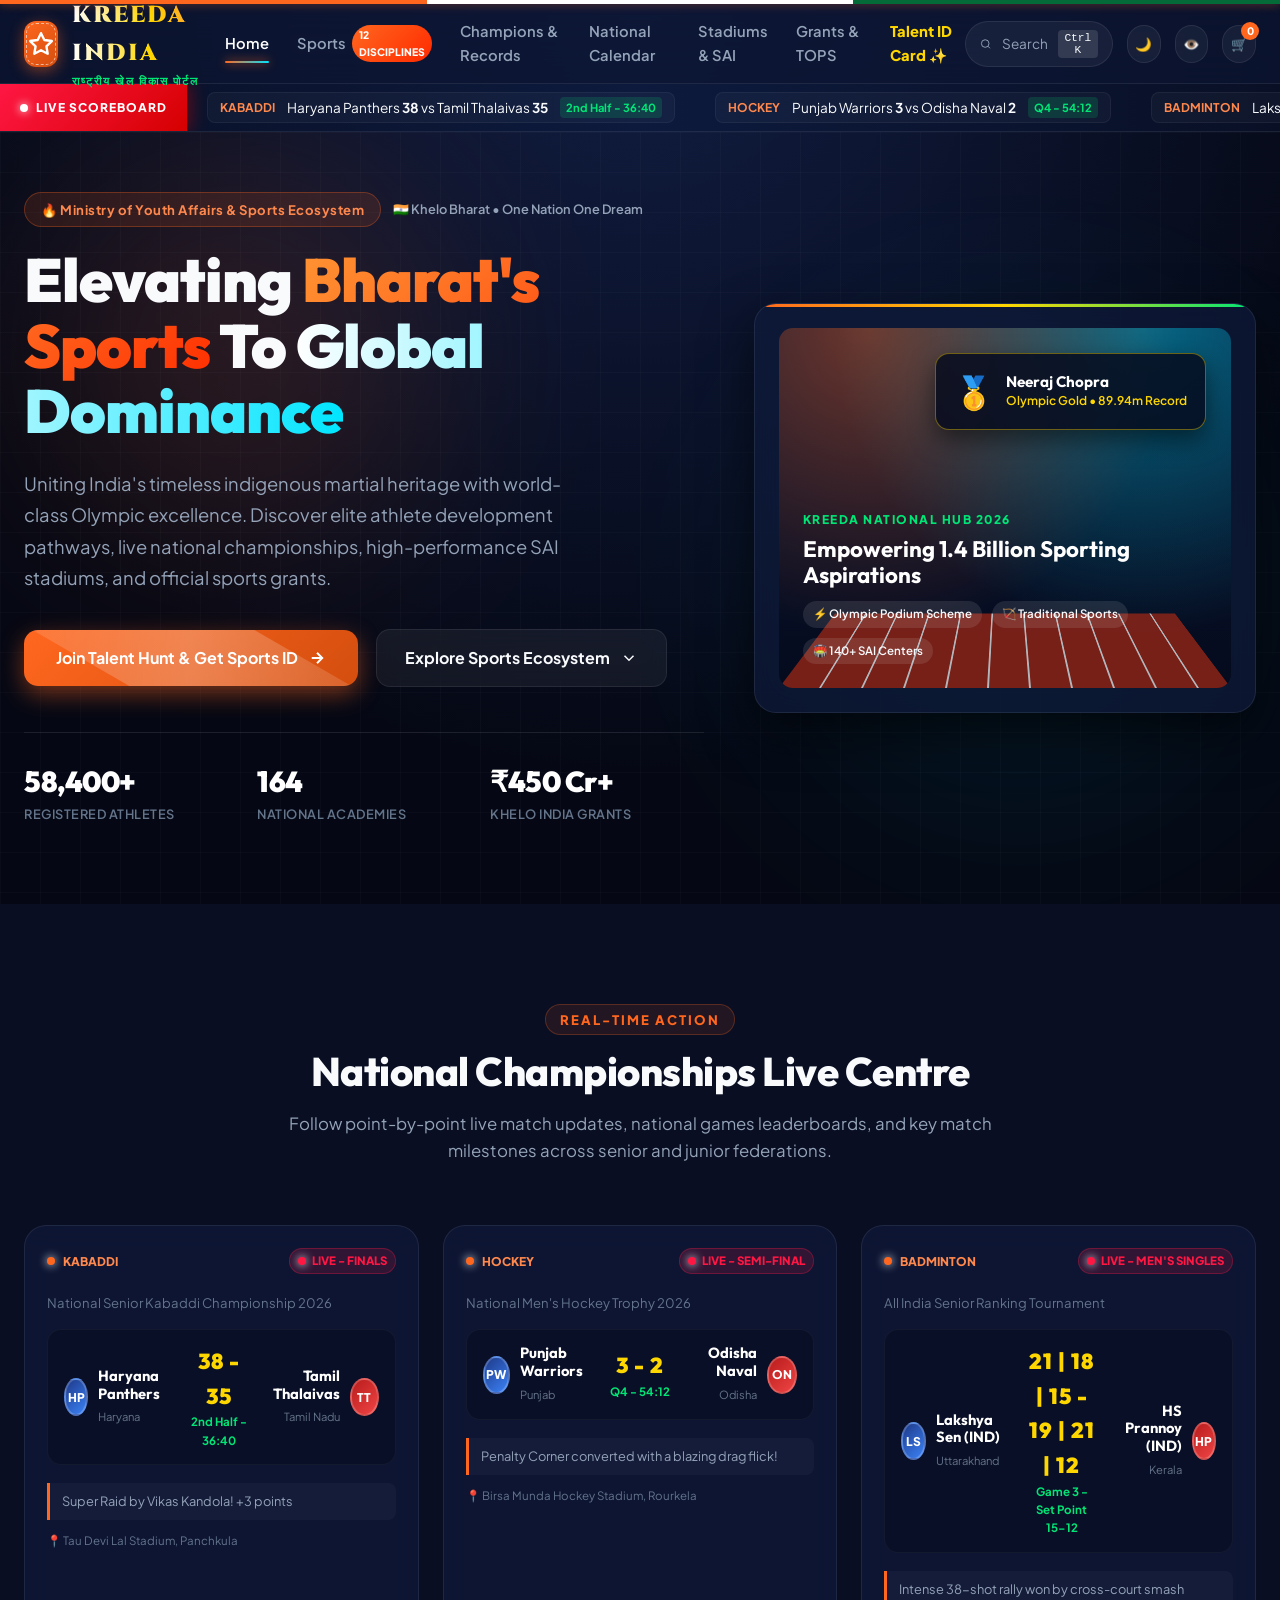
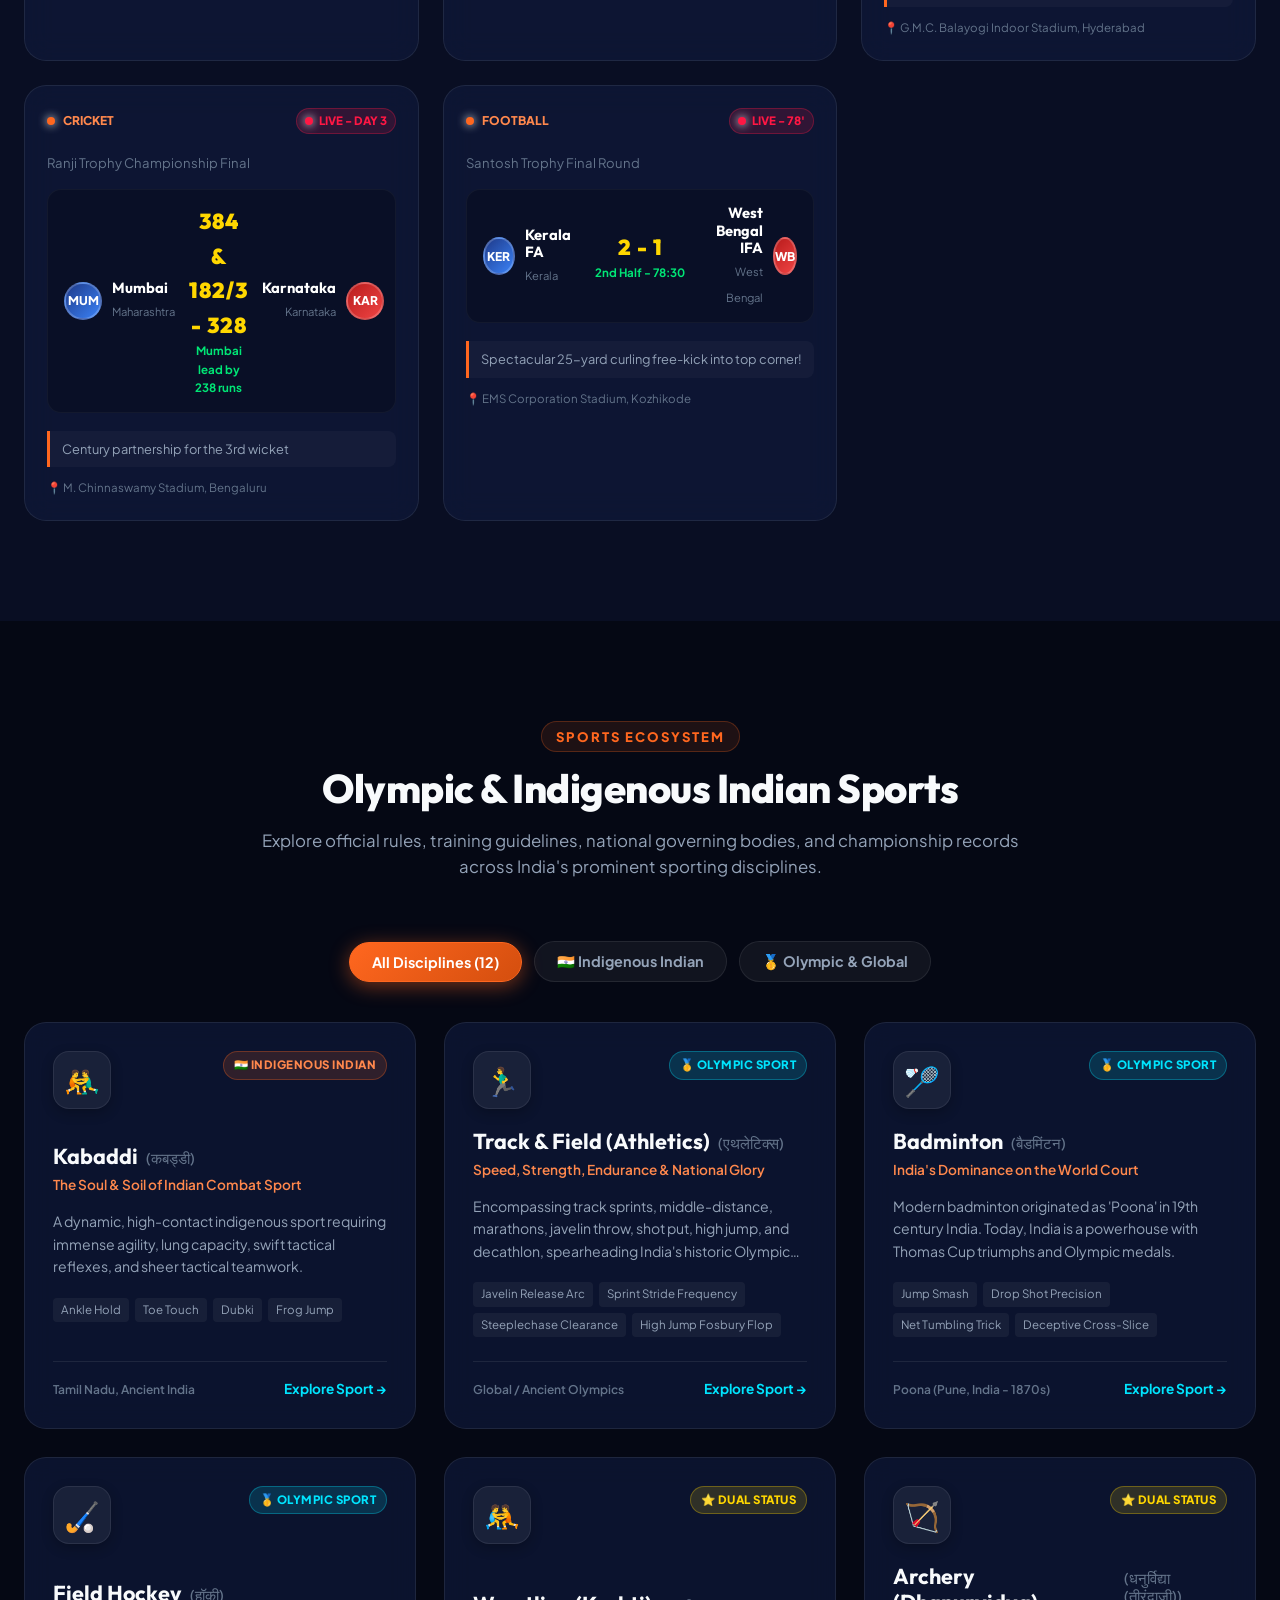
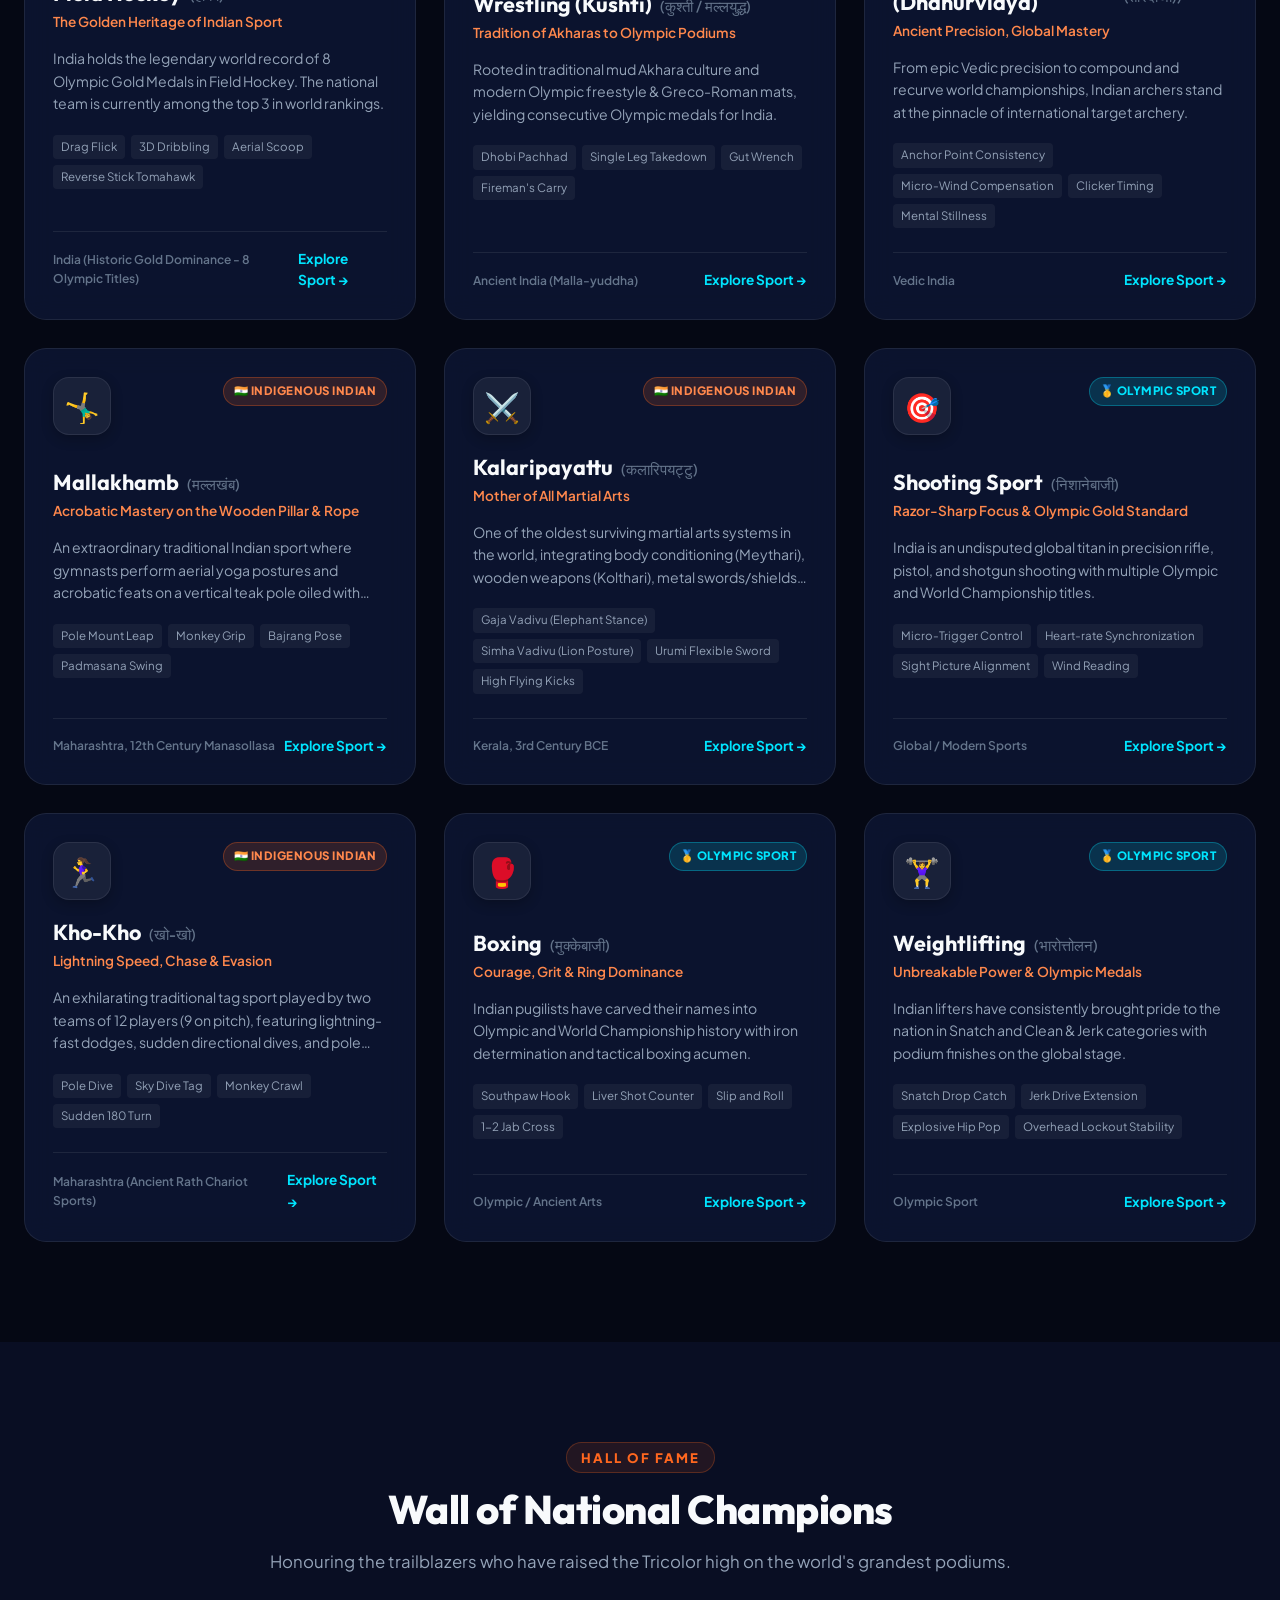
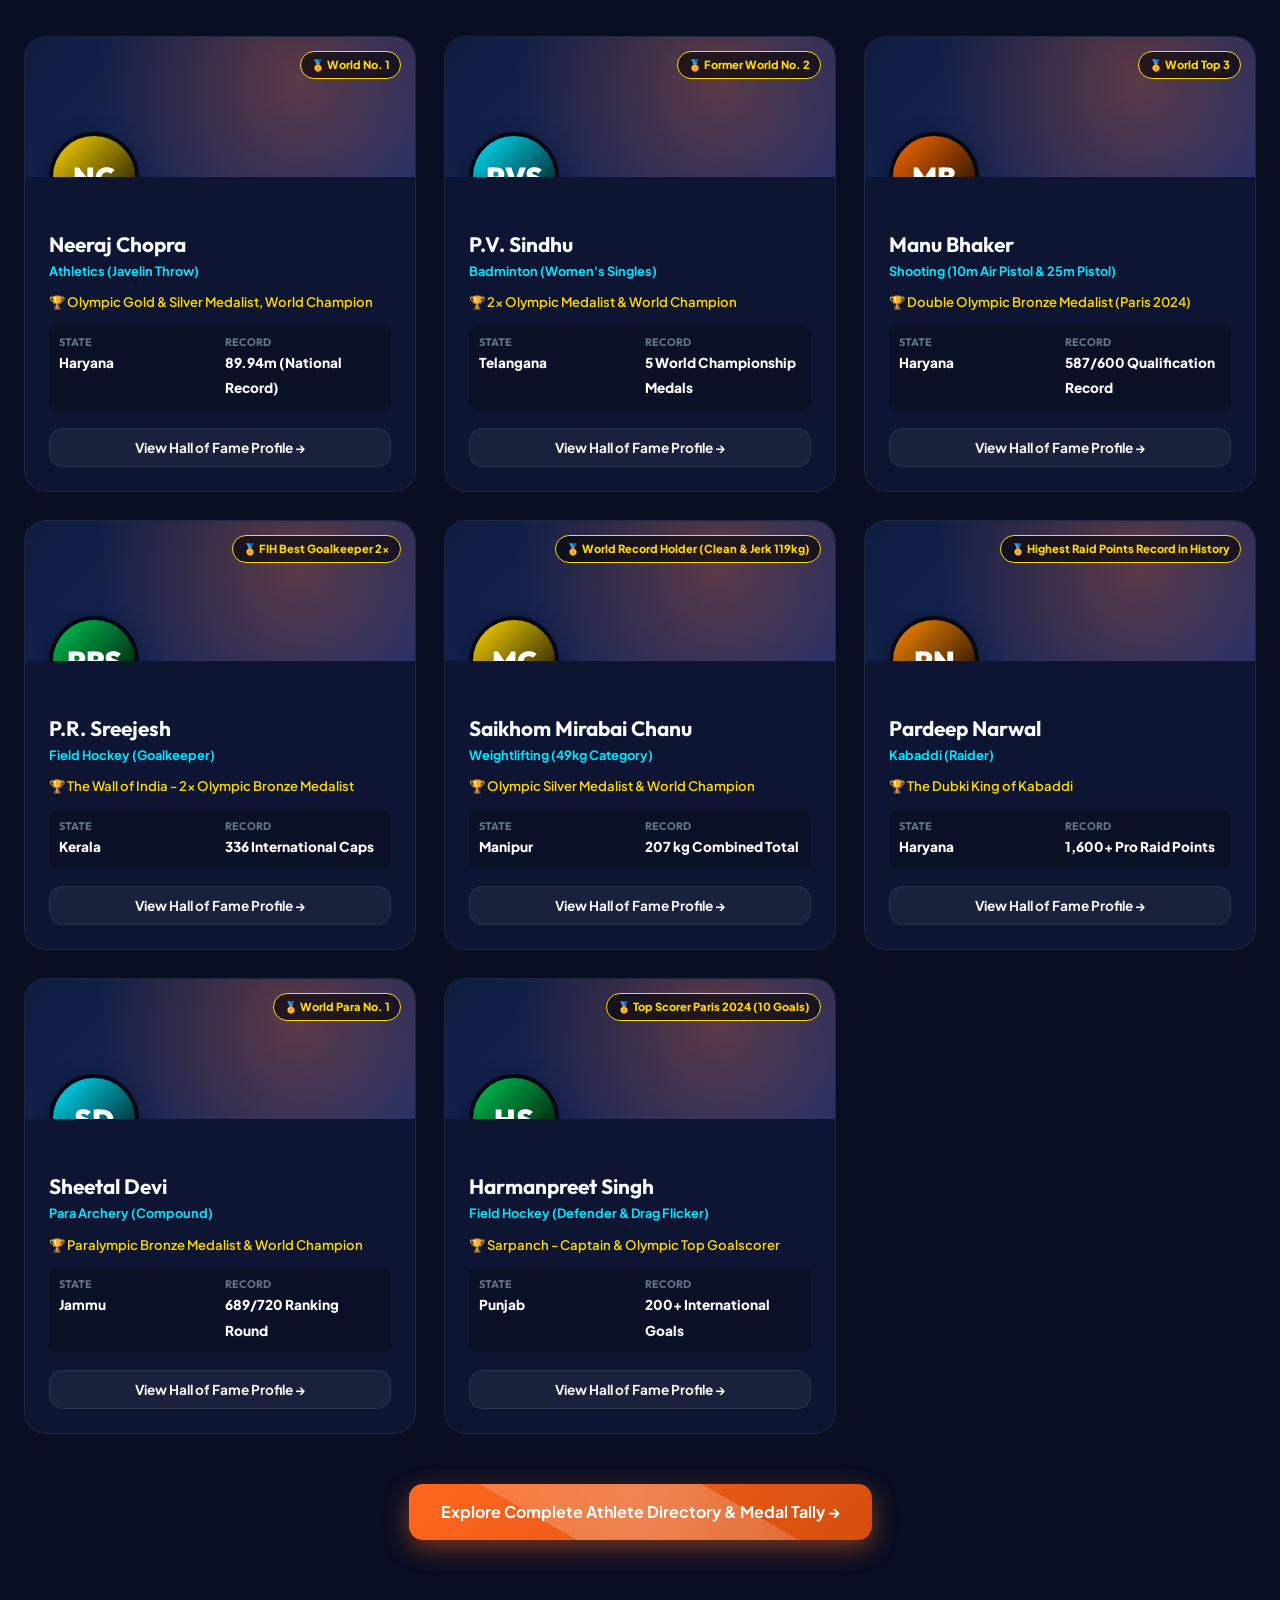
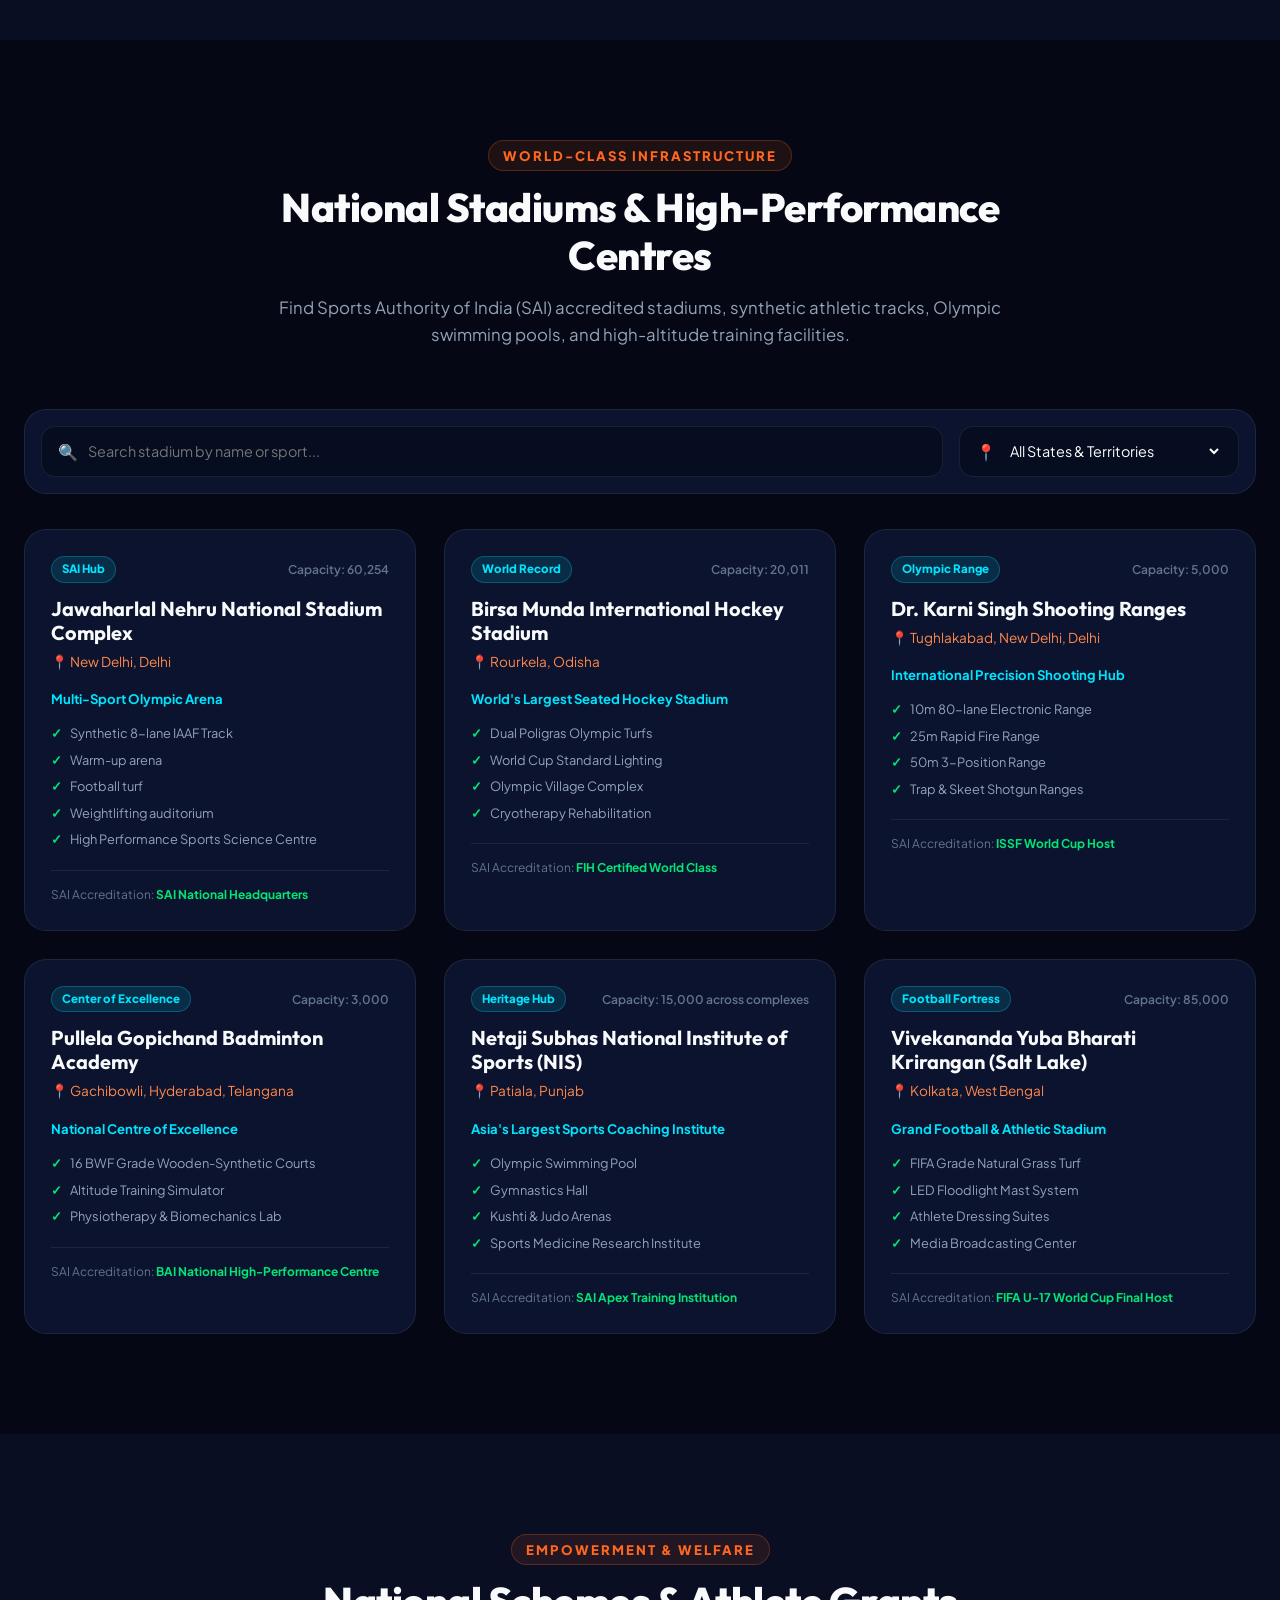
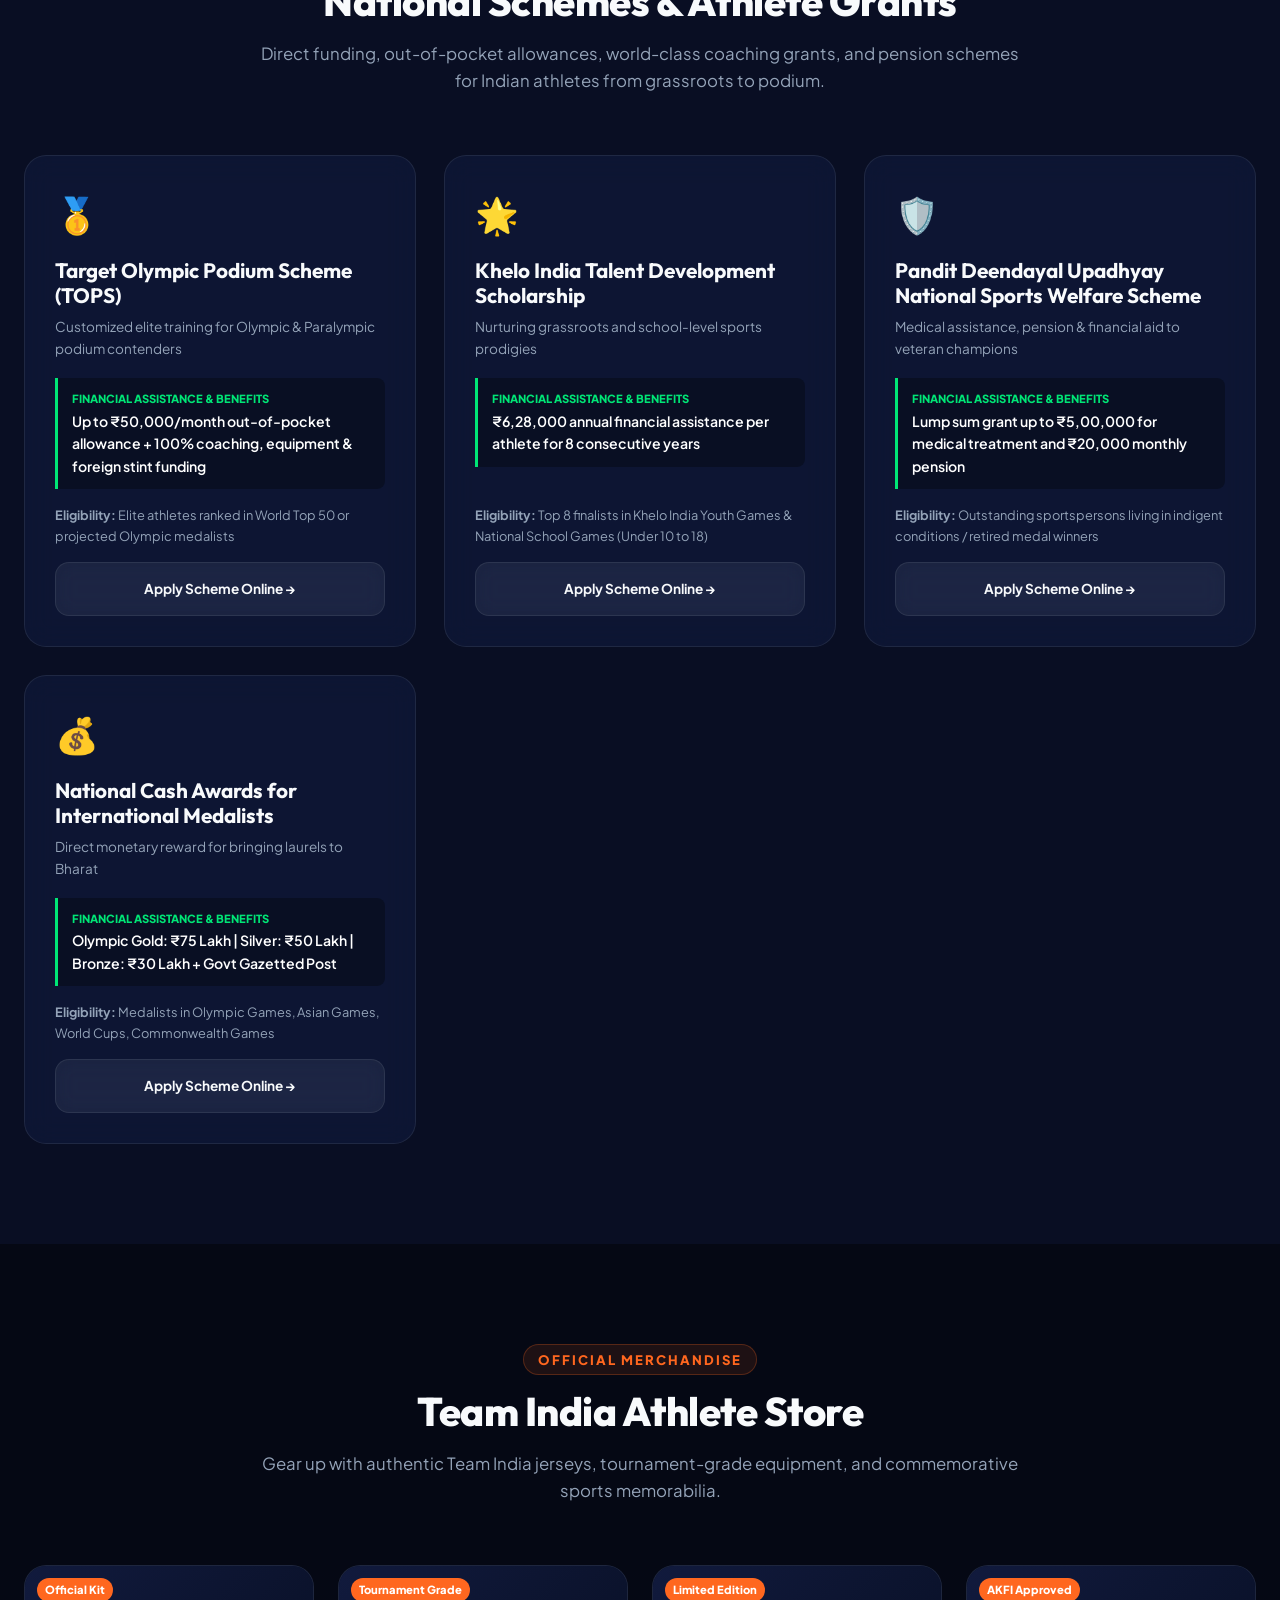
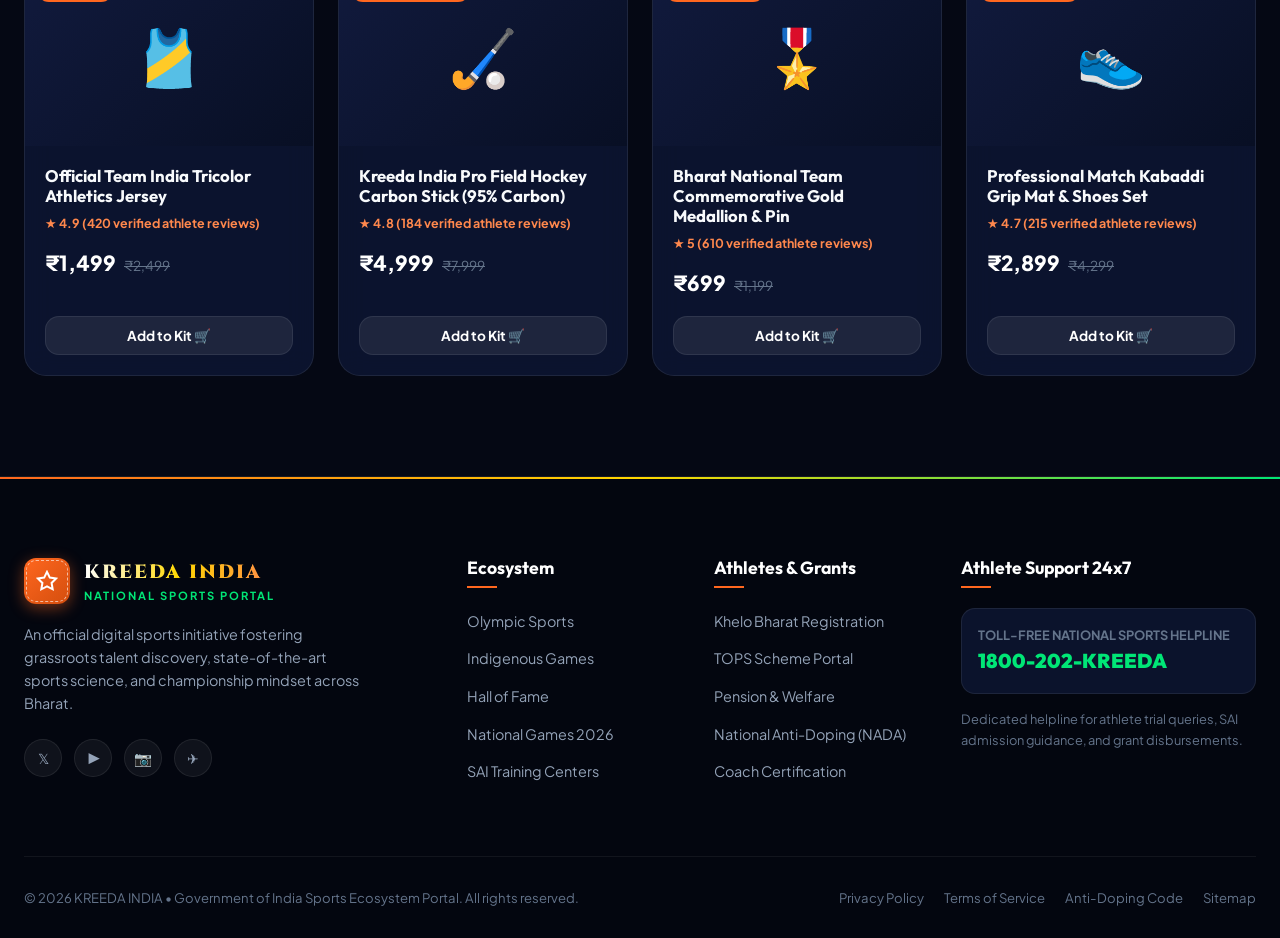
<file: index.html>
<!DOCTYPE html>
<html lang="en" data-theme="dark" data-contrast="normal">
<head>
  <meta charset="UTF-8">
  <meta name="viewport" content="width=device-width, initial-scale=1.0">
  <title>KREEDA INDIA | National Sports Ecosystem & Athlete Development Portal</title>
  <meta name="description" content="KREEDA INDIA is the apex national sports platform uniting Olympic and indigenous Indian sports, athlete talent hunt, live scoreboards, national stadium facilities, and champions showcase.">
  <meta name="keywords" content="Kreeda India, Indian Sports, Khelo India, Kabaddi, Olympics India, Neeraj Chopra, Sports Authority of India, National Games">
  
  <!-- CSS Stylesheets -->
  <link rel="stylesheet" href="css/style.css">
  <link rel="stylesheet" href="css/components.css">
  <link rel="stylesheet" href="css/responsive.css">
</head>
<body>

  <!-- Top Patriotic Tricolor Accent Ribbon -->
  <div class="top-tricolor-bar" aria-hidden="true"></div>

  <!-- Header Navigation -->
  <header class="header-main" id="main-header">
    <div class="container header-container">
      <a href="index.html" class="brand-logo" title="Kreeda India National Sports Portal">
        <div class="emblem-icon">
          <svg width="26" height="26" viewBox="0 0 24 24" fill="none" stroke="#FFFFFF" stroke-width="2.2" stroke-linecap="round" stroke-linejoin="round">
            <polygon points="12 2 15.09 8.26 22 9.27 17 14.14 18.18 21.02 12 17.77 5.82 21.02 7 14.14 2 9.27 8.91 8.26 12 2"></polygon>
          </svg>
        </div>
        <div class="brand-text">
          <span class="brand-title">KREEDA INDIA</span>
          <span class="brand-tagline">राष्ट्रीय खेल विकास पोर्टल</span>
        </div>
      </a>

      <!-- Navigation Links -->
      <nav class="nav-links" id="nav-links">
        <a href="index.html" class="nav-link active">Home</a>
        <a href="#sports" class="nav-link">Sports <span class="nav-badge">12 Disciplines</span></a>
        <a href="athletes.html" class="nav-link">Champions & Records</a>
        <a href="events.html" class="nav-link">National Calendar</a>
        <a href="#stadiums" class="nav-link">Stadiums & SAI</a>
        <a href="#schemes" class="nav-link">Grants & TOPS</a>
        <a href="registration.html" class="nav-link" style="color: var(--olympic-gold); font-weight: 800;">
          Talent ID Card ✨
        </a>
      </nav>

      <!-- Header Action Utilities -->
      <div class="header-actions">
        <!-- Quick Search (Ctrl+K) -->
        <button class="search-trigger-btn" id="btn-search-trigger" title="Quick Search (Ctrl+K)">
          <svg width="16" height="16" viewBox="0 0 24 24" fill="none" stroke="currentColor" stroke-width="2">
            <circle cx="11" cy="11" r="8"></circle>
            <line x1="21" y1="21" x2="16.65" y2="16.65"></line>
          </svg>
          <span>Search</span>
          <kbd class="kbd-shortcut">Ctrl K</kbd>
        </button>

        <!-- Theme Toggle -->
        <button class="btn-icon" id="btn-theme-toggle" title="Toggle Dark/Light Mode">
          🌙
        </button>

        <!-- High Contrast Accessibility -->
        <button class="btn-icon" id="btn-contrast-toggle" title="Toggle High Contrast Mode">
          👁️
        </button>

        <!-- Cart Drawer Trigger -->
        <button class="btn-icon" id="btn-cart-trigger" title="Official Team India Store Kit">
          🛒
          <span class="cart-count" id="cart-badge-count">0</span>
        </button>

        <!-- Mobile Menu Toggle -->
        <button class="mobile-menu-btn" aria-label="Toggle navigation menu">
          <span></span>
          <span></span>
          <span></span>
        </button>
      </div>
    </div>
  </header>

  <!-- Live Match Ticker Tape -->
  <div class="live-ticker-wrap">
    <div class="ticker-label">
      <span class="live-dot"></span> LIVE SCOREBOARD
    </div>
    <div class="ticker-track-container">
      <div class="ticker-track" id="live-ticker-track">
        <!-- Injected via JavaScript data -->
      </div>
    </div>
  </div>

  <main>
    <!-- HERO SECTION -->
    <section class="hero-section" id="hero">
      <div class="hero-background-fx">
        <div class="hero-radial-glow-1"></div>
        <div class="hero-radial-glow-2"></div>
        <div class="hero-grid-pattern"></div>
      </div>

      <div class="container">
        <div class="hero-content-grid">
          <!-- Left Column -->
          <div class="hero-intro">
            <div class="hero-badge-row">
              <span class="hero-pill">
                🔥 Ministry of Youth Affairs & Sports Ecosystem
              </span>
              <span class="hero-gov-tag">
                🇮🇳 Khelo Bharat • One Nation One Dream
              </span>
            </div>

            <h1 class="hero-title">
              Elevating <span class="text-gradient-saffron">Bharat's Sports</span> To <span class="text-gradient-tricolor">Global Dominance</span>
            </h1>

            <p class="hero-description">
              Uniting India's timeless indigenous martial heritage with world-class Olympic excellence. Discover elite athlete development pathways, live national championships, high-performance SAI stadiums, and official sports grants.
            </p>

            <div class="hero-actions">
              <a href="registration.html" class="btn-primary-glow">
                <span>Join Talent Hunt & Get Sports ID</span>
                <svg width="18" height="18" viewBox="0 0 24 24" fill="none" stroke="currentColor" stroke-width="2.5">
                  <line x1="5" y1="12" x2="19" y2="12"></line>
                  <polyline points="12 5 19 12 12 19"></polyline>
                </svg>
              </a>

              <a href="#sports" class="btn-secondary-glass">
                <span>Explore Sports Ecosystem</span>
                <svg width="18" height="18" viewBox="0 0 24 24" fill="none" stroke="currentColor" stroke-width="2">
                  <path d="M6 9l6 6 6-6"/>
                </svg>
              </a>
            </div>

            <!-- Live Stats Row -->
            <div class="hero-stats-row">
              <div class="hero-stat-item">
                <span class="hero-stat-number">58,400+</span>
                <span class="hero-stat-label">Registered Athletes</span>
              </div>
              <div class="hero-stat-item">
                <span class="hero-stat-number">164</span>
                <span class="hero-stat-label">National Academies</span>
              </div>
              <div class="hero-stat-item">
                <span class="hero-stat-number">₹450 Cr+</span>
                <span class="hero-stat-label">Khelo India Grants</span>
              </div>
            </div>
          </div>

          <!-- Right Column: Interactive Stage & Dynamic Champion Card -->
          <div class="hero-visual-card">
            <div class="hero-arena-stage">
              <div class="stadium-lights"></div>
              <div class="stadium-tracks"></div>

              <!-- Floating Champion Quick View -->
              <div class="hero-floating-athlete">
                <div class="athlete-medal-icon">🥇</div>
                <div class="athlete-quick-info">
                  <h4>Neeraj Chopra</h4>
                  <p>Olympic Gold • 89.94m Record</p>
                </div>
              </div>

              <div class="hero-arena-headline">
                <div class="arena-tag">KREEDA NATIONAL HUB 2026</div>
                <h3>Empowering 1.4 Billion Sporting Aspirations</h3>
                <div class="arena-live-chips">
                  <span class="arena-chip">⚡ Olympic Podium Scheme</span>
                  <span class="arena-chip">🏹 Traditional Sports</span>
                  <span class="arena-chip">🏟️ 140+ SAI Centers</span>
                </div>
              </div>
            </div>
          </div>
        </div>
      </div>
    </section>

    <!-- LIVE CHAMPIONSHIPS & SCOREBOARDS -->
    <section class="section-wrapper alt-bg" id="live-scores">
      <div class="container">
        <div class="section-header">
          <span class="section-tag">Real-Time Action</span>
          <h2 class="section-title">National Championships Live Centre</h2>
          <p class="section-subtitle">
            Follow point-by-point live match updates, national games leaderboards, and key match milestones across senior and junior federations.
          </p>
        </div>

        <div class="scoreboard-grid" id="scoreboard-grid">
          <!-- Dynamically populated via data.js & main.js -->
        </div>
      </div>
    </section>

    <!-- OLYMPIC & INDIGENOUS SPORTS SHOWCASE -->
    <section class="section-wrapper" id="sports">
      <div class="container">
        <div class="section-header">
          <span class="section-tag">Sports Ecosystem</span>
          <h2 class="section-title">Olympic & Indigenous Indian Sports</h2>
          <p class="section-subtitle">
            Explore official rules, training guidelines, national governing bodies, and championship records across India's prominent sporting disciplines.
          </p>
        </div>

        <!-- Filter Tabs -->
        <div class="filter-tabs">
          <button class="filter-tab-btn active" data-filter="all">All Disciplines (12)</button>
          <button class="filter-tab-btn" data-filter="indigenous">🇮🇳 Indigenous Indian</button>
          <button class="filter-tab-btn" data-filter="olympic">🥇 Olympic & Global</button>
        </div>

        <!-- Sports Grid -->
        <div class="sports-grid" id="sports-grid">
          <!-- Populated dynamically from data.js -->
        </div>
      </div>
    </section>

    <!-- WALL OF CHAMPIONS (ATHLETES SPOTLIGHT) -->
    <section class="section-wrapper alt-bg" id="champions">
      <div class="container">
        <div class="section-header">
          <span class="section-tag">Hall of Fame</span>
          <h2 class="section-title">Wall of National Champions</h2>
          <p class="section-subtitle">
            Honouring the trailblazers who have raised the Tricolor high on the world's grandest podiums.
          </p>
        </div>

        <div class="athletes-grid" id="athletes-grid">
          <!-- Populated from data.js -->
        </div>

        <div style="text-align: center; margin-top: 50px;">
          <a href="athletes.html" class="btn-primary-glow">
            <span>Explore Complete Athlete Directory & Medal Tally →</span>
          </a>
        </div>
      </div>
    </section>

    <!-- NATIONAL STADIUMS & SAI HIGH-PERFORMANCE HUBS -->
    <section class="section-wrapper" id="stadiums">
      <div class="container">
        <div class="section-header">
          <span class="section-tag">World-Class Infrastructure</span>
          <h2 class="section-title">National Stadiums & High-Performance Centres</h2>
          <p class="section-subtitle">
            Find Sports Authority of India (SAI) accredited stadiums, synthetic athletic tracks, Olympic swimming pools, and high-altitude training facilities.
          </p>
        </div>

        <!-- Stadium Search & Filters -->
        <div class="stadium-search-bar">
          <div class="stadium-input-group">
            <span>🔍</span>
            <input type="text" id="stadium-search-input" placeholder="Search stadium by name or sport...">
          </div>
          <div class="stadium-input-group" style="max-width: 280px;">
            <span>📍</span>
            <select id="stadium-state-filter">
              <option value="all">All States & Territories</option>
              <option value="Delhi">Delhi NCR</option>
              <option value="Odisha">Odisha</option>
              <option value="Telangana">Telangana</option>
              <option value="Punjab">Punjab</option>
              <option value="West Bengal">West Bengal</option>
            </select>
          </div>
        </div>

        <div class="stadiums-grid" id="stadiums-grid">
          <!-- Populated dynamically -->
        </div>
      </div>
    </section>

    <!-- GOVERNMENT SCHEMES & FINANCIAL ASSISTANCE -->
    <section class="section-wrapper alt-bg" id="schemes">
      <div class="container">
        <div class="section-header">
          <span class="section-tag">Empowerment & Welfare</span>
          <h2 class="section-title">National Schemes & Athlete Grants</h2>
          <p class="section-subtitle">
            Direct funding, out-of-pocket allowances, world-class coaching grants, and pension schemes for Indian athletes from grassroots to podium.
          </p>
        </div>

        <div class="schemes-grid" id="schemes-grid">
          <!-- Populated dynamically -->
        </div>
      </div>
    </section>

    <!-- OFFICIAL MERCHANDISE STORE -->
    <section class="section-wrapper" id="store">
      <div class="container">
        <div class="section-header">
          <span class="section-tag">Official Merchandise</span>
          <h2 class="section-title">Team India Athlete Store</h2>
          <p class="section-subtitle">
            Gear up with authentic Team India jerseys, tournament-grade equipment, and commemorative sports memorabilia.
          </p>
        </div>

        <div class="store-grid" id="store-grid">
          <!-- Populated dynamically -->
        </div>
      </div>
    </section>
  </main>

  <!-- MODALS & DRAWERS -->

  <!-- 1. Sport Deep-Dive Modal -->
  <div class="modal-backdrop" id="sport-detail-modal">
    <div class="modal-dialog">
      <button class="modal-close-btn" aria-label="Close modal">✕</button>
      <div id="sport-modal-content"></div>
    </div>
  </div>

  <!-- 2. Athlete Spotlight Modal -->
  <div class="modal-backdrop" id="athlete-detail-modal">
    <div class="modal-dialog">
      <button class="modal-close-btn" aria-label="Close modal">✕</button>
      <div id="athlete-modal-content"></div>
    </div>
  </div>

  <!-- 3. Quick Command Search Palette (Ctrl+K) -->
  <div class="modal-backdrop" id="search-palette-modal">
    <div class="modal-dialog search-palette-dialog">
      <div class="search-bar-wrap">
        <span style="font-size: 1.2rem;">🔍</span>
        <input type="text" id="palette-search-input" placeholder="Type sport, athlete name, stadium, or scheme..." autofocus>
        <kbd class="kbd-shortcut">ESC</kbd>
      </div>
      <div class="search-results-list" id="palette-results-list">
        <!-- Dynamic search results -->
      </div>
    </div>
  </div>

  <!-- 4. Slide-out Shopping Cart Drawer -->
  <div class="cart-drawer-backdrop" id="cart-drawer-backdrop">
    <div class="cart-drawer">
      <div class="cart-drawer-head">
        <h3>Team India Sports Kit (🛒)</h3>
        <button id="btn-cart-close" style="background: none; color: white; font-size: 1.3rem; cursor: pointer;">✕</button>
      </div>
      <div class="cart-drawer-body" id="cart-items-container">
        <!-- Populated via main.js -->
      </div>
      <div class="cart-drawer-foot">
        <div class="cart-total-row">
          <span>Subtotal:</span>
          <span id="cart-subtotal-val" style="color: var(--olympic-gold);">₹0</span>
        </div>
        <button class="btn-primary-glow" id="btn-checkout" style="width: 100%; justify-content: center;">
          Checkout Team India Kit
        </button>
      </div>
    </div>
  </div>

  <!-- FOOTER -->
  <footer class="footer-main">
    <div class="container">
      <div class="footer-grid">
        <div class="footer-brand">
          <div class="brand-logo">
            <div class="emblem-icon">
              <svg width="22" height="22" viewBox="0 0 24 24" fill="none" stroke="#FFFFFF" stroke-width="2.2">
                <polygon points="12 2 15.09 8.26 22 9.27 17 14.14 18.18 21.02 12 17.77 5.82 21.02 7 14.14 2 9.27 8.91 8.26 12 2"></polygon>
              </svg>
            </div>
            <div class="brand-text">
              <span class="brand-title" style="font-size: 1.2rem;">KREEDA INDIA</span>
              <span class="brand-tagline">National Sports Portal</span>
            </div>
          </div>
          <p>
            An official digital sports initiative fostering grassroots talent discovery, state-of-the-art sports science, and championship mindset across Bharat.
          </p>
          <div class="footer-socials">
            <a href="#" class="social-btn" title="Twitter / X">𝕏</a>
            <a href="#" class="social-btn" title="YouTube Sports">▶</a>
            <a href="#" class="social-btn" title="Instagram">📷</a>
            <a href="#" class="social-btn" title="Telegram Sports Alerts">✈</a>
          </div>
        </div>

        <div class="footer-col">
          <h4>Ecosystem</h4>
          <ul class="footer-links">
            <li><a href="#sports">Olympic Sports</a></li>
            <li><a href="#sports">Indigenous Games</a></li>
            <li><a href="athletes.html">Hall of Fame</a></li>
            <li><a href="events.html">National Games 2026</a></li>
            <li><a href="#stadiums">SAI Training Centers</a></li>
          </ul>
        </div>

        <div class="footer-col">
          <h4>Athletes & Grants</h4>
          <ul class="footer-links">
            <li><a href="registration.html">Khelo Bharat Registration</a></li>
            <li><a href="#schemes">TOPS Scheme Portal</a></li>
            <li><a href="#schemes">Pension & Welfare</a></li>
            <li><a href="#">National Anti-Doping (NADA)</a></li>
            <li><a href="#">Coach Certification</a></li>
          </ul>
        </div>

        <div class="footer-col">
          <h4>Athlete Support 24x7</h4>
          <div class="footer-helpline-box">
            <div class="helpline-title">Toll-Free National Sports Helpline</div>
            <div class="helpline-number">1800-202-KREEDA</div>
          </div>
          <p style="font-size: 0.8rem; color: var(--text-muted);">
            Dedicated helpline for athlete trial queries, SAI admission guidance, and grant disbursements.
          </p>
        </div>
      </div>

      <div class="footer-bottom">
        <div>
          © 2026 KREEDA INDIA • Government of India Sports Ecosystem Portal. All rights reserved.
        </div>
        <div class="footer-bottom-links">
          <a href="#">Privacy Policy</a>
          <a href="#">Terms of Service</a>
          <a href="#">Anti-Doping Code</a>
          <a href="#">Sitemap</a>
        </div>
      </div>
    </div>
  </footer>

  <!-- Scripts -->
  <script src="js/data.js"></script>
  <script src="js/main.js"></script>
</body>
</html>
</file>
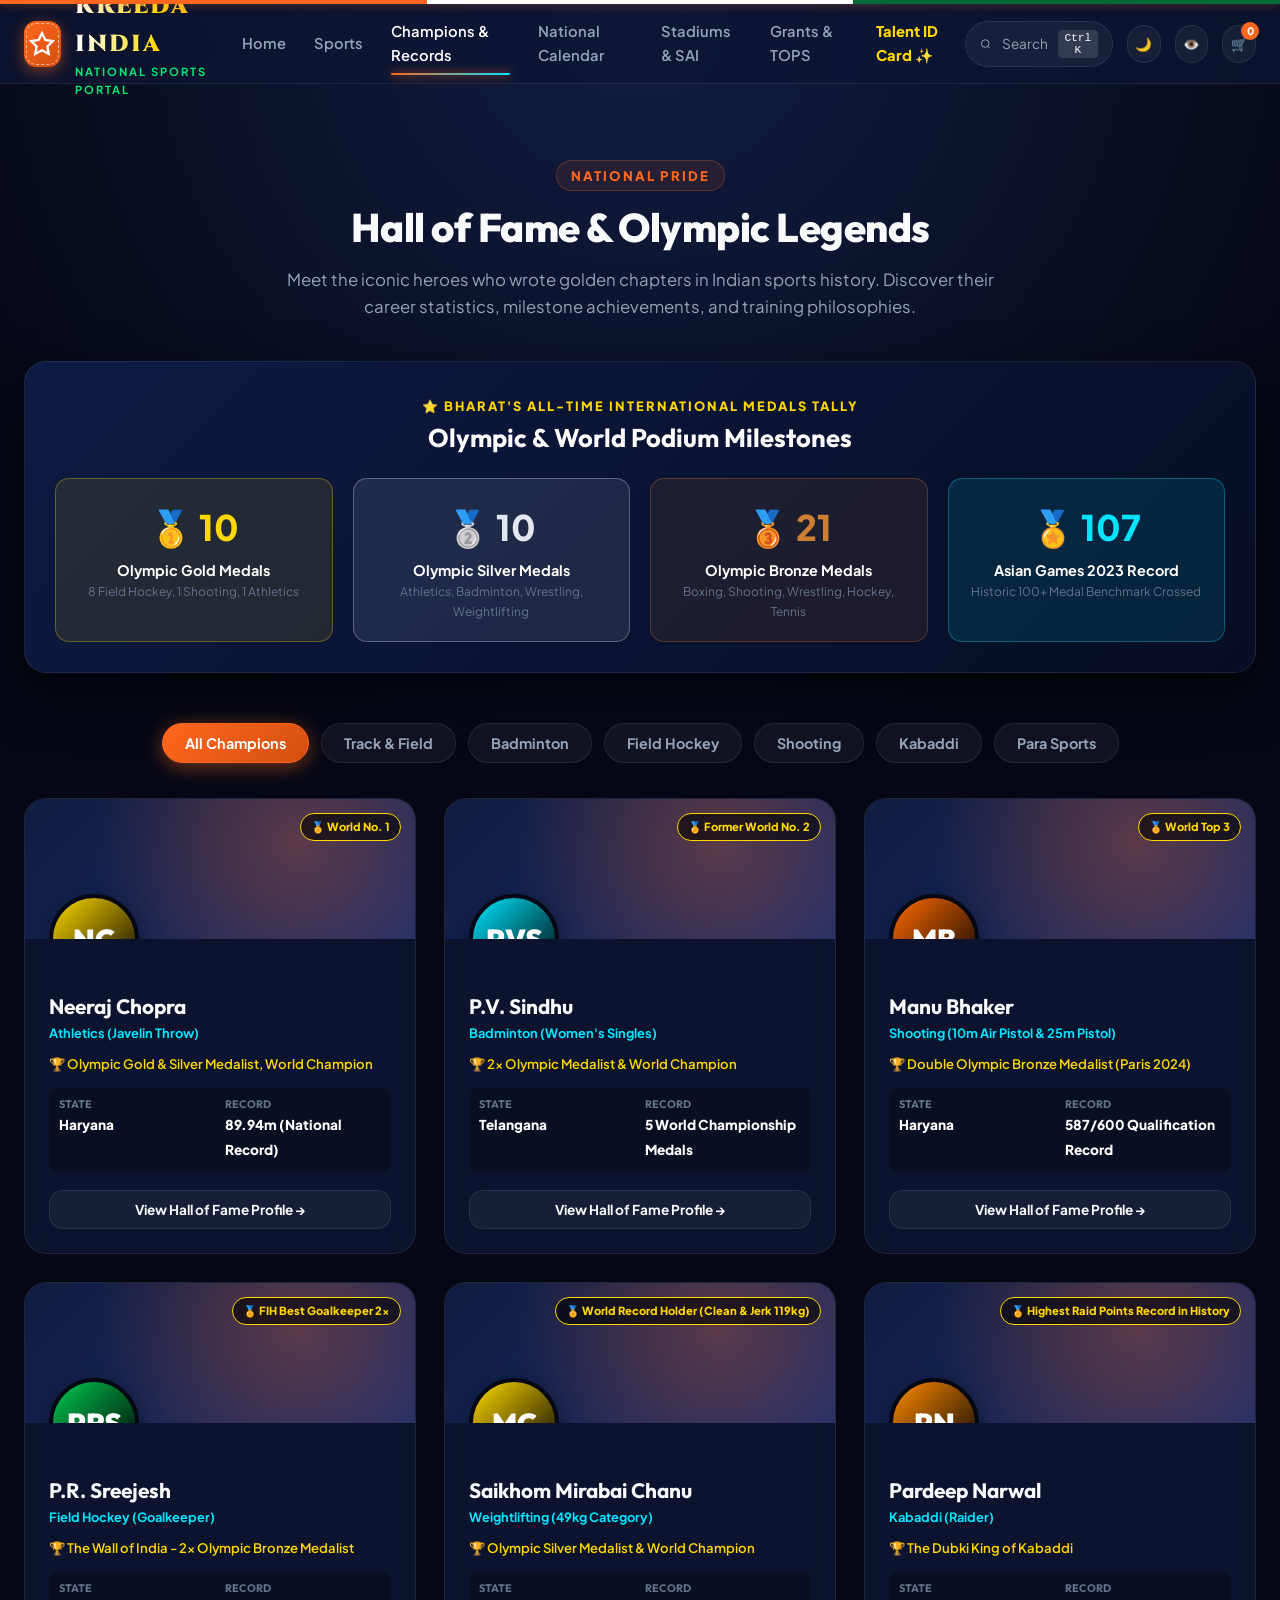
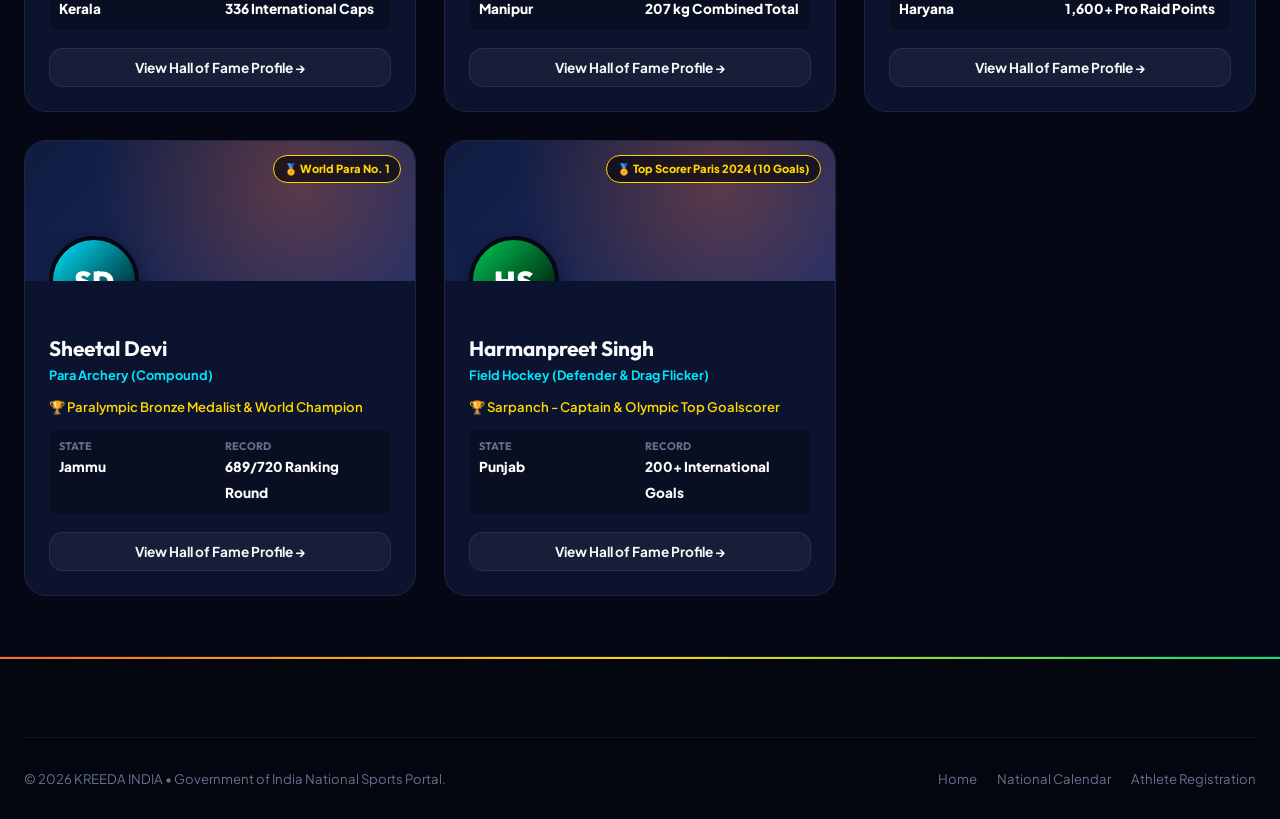
<file: athletes.html>
<!DOCTYPE html>
<html lang="en" data-theme="dark" data-contrast="normal">
<head>
  <meta charset="UTF-8">
  <meta name="viewport" content="width=device-width, initial-scale=1.0">
  <title>Wall of Champions & Hall of Fame | KREEDA INDIA</title>
  <meta name="description" content="Explore India's greatest sporting champions, Olympic medalists, national record holders, and Hall of Fame legends on KREEDA INDIA.">
  
  <!-- CSS Stylesheets -->
  <link rel="stylesheet" href="css/style.css">
  <link rel="stylesheet" href="css/components.css">
  <link rel="stylesheet" href="css/responsive.css">
</head>
<body>

  <!-- Top Tricolor Accent Ribbon -->
  <div class="top-tricolor-bar" aria-hidden="true"></div>

  <!-- Header Navigation -->
  <header class="header-main" id="main-header">
    <div class="container header-container">
      <a href="index.html" class="brand-logo" title="Kreeda India National Sports Portal">
        <div class="emblem-icon">
          <svg width="26" height="26" viewBox="0 0 24 24" fill="none" stroke="#FFFFFF" stroke-width="2.2">
            <polygon points="12 2 15.09 8.26 22 9.27 17 14.14 18.18 21.02 12 17.77 5.82 21.02 7 14.14 2 9.27 8.91 8.26 12 2"></polygon>
          </svg>
        </div>
        <div class="brand-text">
          <span class="brand-title">KREEDA INDIA</span>
          <span class="brand-tagline">National Sports Portal</span>
        </div>
      </a>

      <nav class="nav-links" id="nav-links">
        <a href="index.html" class="nav-link">Home</a>
        <a href="index.html#sports" class="nav-link">Sports</a>
        <a href="athletes.html" class="nav-link active">Champions & Records</a>
        <a href="events.html" class="nav-link">National Calendar</a>
        <a href="index.html#stadiums" class="nav-link">Stadiums & SAI</a>
        <a href="index.html#schemes" class="nav-link">Grants & TOPS</a>
        <a href="registration.html" class="nav-link" style="color: var(--olympic-gold); font-weight: 800;">
          Talent ID Card ✨
        </a>
      </nav>

      <div class="header-actions">
        <button class="search-trigger-btn" id="btn-search-trigger">
          <svg width="16" height="16" viewBox="0 0 24 24" fill="none" stroke="currentColor" stroke-width="2">
            <circle cx="11" cy="11" r="8"></circle>
            <line x1="21" y1="21" x2="16.65" y2="16.65"></line>
          </svg>
          <span>Search</span>
          <kbd class="kbd-shortcut">Ctrl K</kbd>
        </button>

        <button class="btn-icon" id="btn-theme-toggle" title="Toggle Theme">🌙</button>
        <button class="btn-icon" id="btn-contrast-toggle" title="High Contrast">👁️</button>
        <button class="btn-icon" id="btn-cart-trigger" title="Cart">🛒<span class="cart-count" id="cart-badge-count">0</span></button>
        <button class="mobile-menu-btn"><span></span><span></span><span></span></button>
      </div>
    </div>
  </header>

  <main style="padding-top: calc(var(--header-height) + 40px);">
    <!-- Hero Banner for Athletes Page -->
    <section class="section-wrapper" style="padding: 40px 0 60px;">
      <div class="container">
        <div class="section-header" style="margin-bottom: 40px;">
          <span class="section-tag">National Pride</span>
          <h1 class="section-title">Hall of Fame & Olympic Legends</h1>
          <p class="section-subtitle">
            Meet the iconic heroes who wrote golden chapters in Indian sports history. Discover their career statistics, milestone achievements, and training philosophies.
          </p>
        </div>

        <!-- Olympic & Major Games Medal Showcase Banner -->
        <div style="background: linear-gradient(135deg, #0d1a42, #070d24); border: 1px solid var(--glass-border); border-radius: var(--radius-lg); padding: 30px; margin-bottom: 50px; box-shadow: var(--shadow-lg);">
          <div style="text-align: center; margin-bottom: 24px;">
            <span style="font-size: 0.8rem; font-weight: 800; color: var(--olympic-gold); text-transform: uppercase; letter-spacing: 2px;">
              ⭐ Bharat's All-Time International Medals Tally
            </span>
            <h3 style="font-size: 1.6rem; color: #FFFFFF; margin-top: 6px;">Olympic & World Podium Milestones</h3>
          </div>

          <div style="display: grid; grid-template-columns: repeat(auto-fit, minmax(200px, 1fr)); gap: 20px; text-align: center;">
            <div style="background: rgba(255, 215, 0, 0.1); border: 1px solid rgba(255, 215, 0, 0.3); border-radius: var(--radius-md); padding: 20px;">
              <div style="font-size: 2.2rem; font-weight: 900; color: var(--olympic-gold);">🥇 10</div>
              <div style="font-size: 0.9rem; font-weight: 700; color: #FFFFFF; margin-top: 4px;">Olympic Gold Medals</div>
              <div style="font-size: 0.75rem; color: var(--text-muted);">8 Field Hockey, 1 Shooting, 1 Athletics</div>
            </div>

            <div style="background: rgba(226, 232, 240, 0.1); border: 1px solid rgba(226, 232, 240, 0.3); border-radius: var(--radius-md); padding: 20px;">
              <div style="font-size: 2.2rem; font-weight: 900; color: #E2E8F0;">🥈 10</div>
              <div style="font-size: 0.9rem; font-weight: 700; color: #FFFFFF; margin-top: 4px;">Olympic Silver Medals</div>
              <div style="font-size: 0.75rem; color: var(--text-muted);">Athletics, Badminton, Wrestling, Weightlifting</div>
            </div>

            <div style="background: rgba(205, 127, 50, 0.1); border: 1px solid rgba(205, 127, 50, 0.3); border-radius: var(--radius-md); padding: 20px;">
              <div style="font-size: 2.2rem; font-weight: 900; color: #CD7F32;">🥉 21</div>
              <div style="font-size: 0.9rem; font-weight: 700; color: #FFFFFF; margin-top: 4px;">Olympic Bronze Medals</div>
              <div style="font-size: 0.75rem; color: var(--text-muted);">Boxing, Shooting, Wrestling, Hockey, Tennis</div>
            </div>

            <div style="background: rgba(0, 229, 255, 0.1); border: 1px solid rgba(0, 229, 255, 0.3); border-radius: var(--radius-md); padding: 20px;">
              <div style="font-size: 2.2rem; font-weight: 900; color: var(--electric-cyan);">🏅 107</div>
              <div style="font-size: 0.9rem; font-weight: 700; color: #FFFFFF; margin-top: 4px;">Asian Games 2023 Record</div>
              <div style="font-size: 0.75rem; color: var(--text-muted);">Historic 100+ Medal Benchmark Crossed</div>
            </div>
          </div>
        </div>

        <!-- Filter Athletes by Sport -->
        <div class="filter-tabs" style="margin-bottom: 35px;">
          <button class="filter-tab-btn active" data-sport-filter="all">All Champions</button>
          <button class="filter-tab-btn" data-sport-filter="Athletics">Track & Field</button>
          <button class="filter-tab-btn" data-sport-filter="Badminton">Badminton</button>
          <button class="filter-tab-btn" data-sport-filter="Hockey">Field Hockey</button>
          <button class="filter-tab-btn" data-sport-filter="Shooting">Shooting</button>
          <button class="filter-tab-btn" data-sport-filter="Kabaddi">Kabaddi</button>
          <button class="filter-tab-btn" data-sport-filter="Para Archery">Para Sports</button>
        </div>

        <!-- Athletes Grid -->
        <div class="athletes-grid" id="athletes-grid">
          <!-- Populated dynamically by data.js -->
        </div>
      </div>
    </section>
  </main>

  <!-- Modals -->
  <div class="modal-backdrop" id="athlete-detail-modal">
    <div class="modal-dialog">
      <button class="modal-close-btn" aria-label="Close modal">✕</button>
      <div id="athlete-modal-content"></div>
    </div>
  </div>

  <div class="modal-backdrop" id="sport-detail-modal">
    <div class="modal-dialog">
      <button class="modal-close-btn" aria-label="Close modal">✕</button>
      <div id="sport-modal-content"></div>
    </div>
  </div>

  <div class="modal-backdrop" id="search-palette-modal">
    <div class="modal-dialog search-palette-dialog">
      <div class="search-bar-wrap">
        <span style="font-size: 1.2rem;">🔍</span>
        <input type="text" id="palette-search-input" placeholder="Type sport, athlete name, stadium, or scheme..." autofocus>
        <kbd class="kbd-shortcut">ESC</kbd>
      </div>
      <div class="search-results-list" id="palette-results-list"></div>
    </div>
  </div>

  <!-- Cart Drawer -->
  <div class="cart-drawer-backdrop" id="cart-drawer-backdrop">
    <div class="cart-drawer">
      <div class="cart-drawer-head">
        <h3>Team India Sports Kit (🛒)</h3>
        <button id="btn-cart-close" style="background: none; color: white; font-size: 1.3rem; cursor: pointer;">✕</button>
      </div>
      <div class="cart-drawer-body" id="cart-items-container"></div>
      <div class="cart-drawer-foot">
        <div class="cart-total-row">
          <span>Subtotal:</span>
          <span id="cart-subtotal-val" style="color: var(--olympic-gold);">₹0</span>
        </div>
        <button class="btn-primary-glow" id="btn-checkout" style="width: 100%; justify-content: center;">Checkout</button>
      </div>
    </div>
  </div>

  <!-- Footer -->
  <footer class="footer-main">
    <div class="container">
      <div class="footer-bottom">
        <div>© 2026 KREEDA INDIA • Government of India National Sports Portal.</div>
        <div class="footer-bottom-links">
          <a href="index.html">Home</a>
          <a href="events.html">National Calendar</a>
          <a href="registration.html">Athlete Registration</a>
        </div>
      </div>
    </div>
  </footer>

  <script src="js/data.js"></script>
  <script src="js/main.js"></script>
  <script>
    // Extra filter logic for Athletes page
    document.addEventListener('DOMContentLoaded', () => {
      const sportFilterBtns = document.querySelectorAll('[data-sport-filter]');
      sportFilterBtns.forEach(btn => {
        btn.addEventListener('click', () => {
          sportFilterBtns.forEach(b => b.classList.remove('active'));
          btn.classList.add('active');
          const filter = btn.getAttribute('data-sport-filter');
          const grid = document.getElementById('athletes-grid');
          if (!grid || !window.KREEDA_DATA) return;
          
          const filtered = filter === 'all' 
            ? window.KREEDA_DATA.athletes 
            : window.KREEDA_DATA.athletes.filter(a => a.sport.toLowerCase().includes(filter.toLowerCase()));
            
          grid.innerHTML = filtered.map(athlete => `
            <div class="athlete-card" data-athlete-id="${athlete.id}">
              <div class="athlete-card-banner">
                <span class="athlete-banner-badge">🏅 ${athlete.rank}</span>
                <div class="athlete-avatar-circle" style="background: linear-gradient(135deg, ${athlete.badgeColor}, #000);">
                  ${athlete.avatarInitial}
                </div>
              </div>
              <div class="athlete-card-content">
                <h3>${athlete.name}</h3>
                <div class="athlete-sport-tag">${athlete.sport}</div>
                <div class="athlete-accolades">🏆 ${athlete.title}</div>
                <div class="athlete-stats-strip">
                  <div class="athlete-stat-mini">
                    <h6>State</h6>
                    <span>${athlete.state.split(' ')[0]}</span>
                  </div>
                  <div class="athlete-stat-mini">
                    <h6>Record</h6>
                    <span>${athlete.personalBest}</span>
                  </div>
                </div>
                <button class="athlete-view-btn">View Hall of Fame Profile →</button>
              </div>
            </div>
          `).join('');

          grid.querySelectorAll('.athlete-card').forEach(card => {
            card.addEventListener('click', () => {
              const id = card.getAttribute('data-athlete-id');
              const athlete = window.KREEDA_DATA.athletes.find(a => a.id === id);
              if (athlete) {
                const modal = document.getElementById('athlete-detail-modal');
                const content = document.getElementById('athlete-modal-content');
                if (modal && content) {
                  content.innerHTML = `
                    <div style="padding: 30px;">
                      <div style="display: flex; gap: 20px; align-items: center; margin-bottom: 24px;">
                        <div style="width: 80px; height: 80px; border-radius: 50%; background: linear-gradient(135deg, var(--saffron-primary), var(--olympic-gold)); display: flex; align-items: center; justify-content: center; font-size: 2rem; font-weight: 900; color: white; border: 3px solid #FFF;">
                          ${athlete.avatarInitial}
                        </div>
                        <div>
                          <span style="font-size: 0.75rem; font-weight: 800; color: var(--olympic-gold); text-transform: uppercase;">HALL OF FAME SPOTLIGHT</span>
                          <h2 style="font-size: 1.8rem; margin: 4px 0;">${athlete.name}</h2>
                          <p style="color: var(--electric-cyan); font-weight: 700; font-size: 0.95rem;">${athlete.sport} • ${athlete.state}</p>
                        </div>
                      </div>
                      <blockquote style="padding: 14px 18px; background: rgba(255, 103, 31, 0.1); border-left: 4px solid var(--saffron-primary); border-radius: 0 var(--radius-sm) var(--radius-sm) 0; font-style: italic; color: #FFFFFF; font-size: 0.95rem; margin-bottom: 24px;">
                        "${athlete.quote}"
                      </blockquote>
                      <div style="margin-bottom: 20px;">
                        <h4 style="font-size: 1rem; color: #FFFFFF; margin-bottom: 8px;">Career Biography</h4>
                        <p style="font-size: 0.92rem; color: var(--text-secondary); line-height: 1.6;">${athlete.bio}</p>
                      </div>
                      <button class="btn-primary-glow" style="width: 100%; justify-content: center;" onclick="document.getElementById('athlete-detail-modal').classList.remove('open')">
                        Close Profile
                      </button>
                    </div>
                  `;
                  modal.classList.add('open');
                }
              }
            });
          });
        });
      });
    });
  </script>
</body>
</html>
</file>
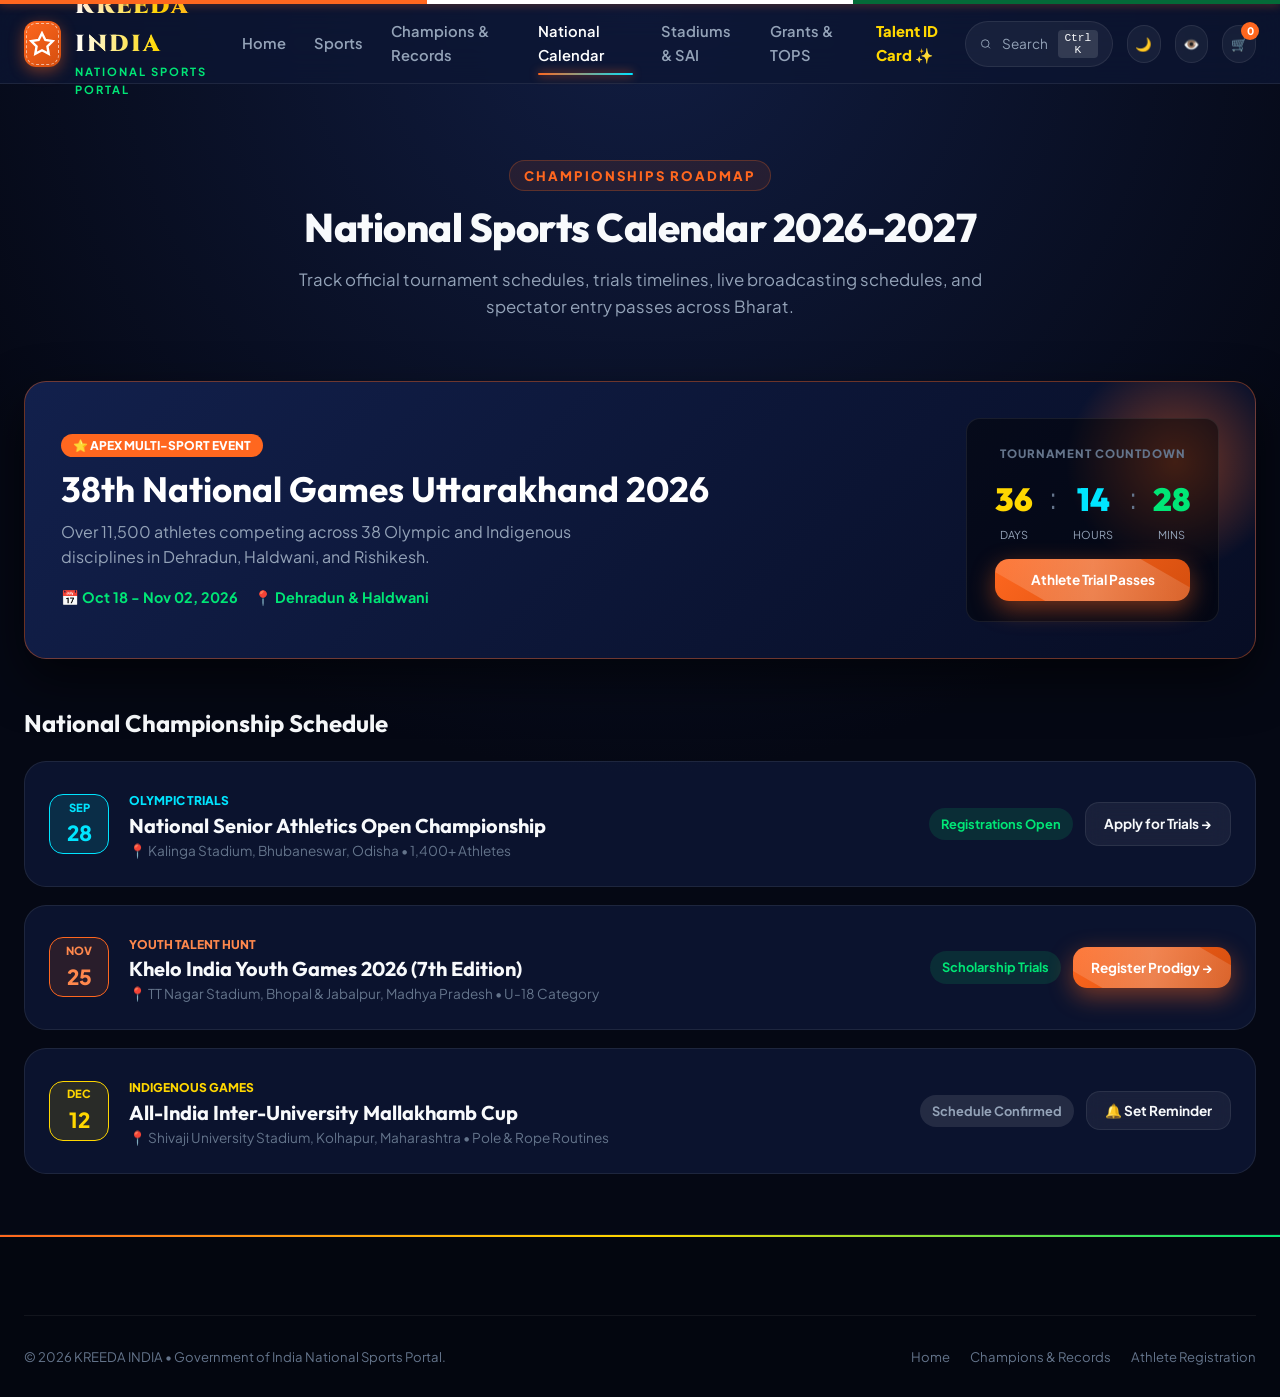
<file: events.html>
<!DOCTYPE html>
<html lang="en" data-theme="dark" data-contrast="normal">
<head>
  <meta charset="UTF-8">
  <meta name="viewport" content="width=device-width, initial-scale=1.0">
  <title>National Sports Calendar & Championship Fixtures 2026 | KREEDA INDIA</title>
  <meta name="description" content="Official schedule, countdown timers, venue maps, and entry registrations for the 38th National Games, Khelo India Youth Games, and National Senior Championships.">
  
  <!-- CSS Stylesheets -->
  <link rel="stylesheet" href="css/style.css">
  <link rel="stylesheet" href="css/components.css">
  <link rel="stylesheet" href="css/responsive.css">
</head>
<body>

  <!-- Top Tricolor Ribbon -->
  <div class="top-tricolor-bar" aria-hidden="true"></div>

  <!-- Header -->
  <header class="header-main" id="main-header">
    <div class="container header-container">
      <a href="index.html" class="brand-logo" title="Kreeda India">
        <div class="emblem-icon">
          <svg width="26" height="26" viewBox="0 0 24 24" fill="none" stroke="#FFFFFF" stroke-width="2.2">
            <polygon points="12 2 15.09 8.26 22 9.27 17 14.14 18.18 21.02 12 17.77 5.82 21.02 7 14.14 2 9.27 8.91 8.26 12 2"></polygon>
          </svg>
        </div>
        <div class="brand-text">
          <span class="brand-title">KREEDA INDIA</span>
          <span class="brand-tagline">National Sports Portal</span>
        </div>
      </a>

      <nav class="nav-links" id="nav-links">
        <a href="index.html" class="nav-link">Home</a>
        <a href="index.html#sports" class="nav-link">Sports</a>
        <a href="athletes.html" class="nav-link">Champions & Records</a>
        <a href="events.html" class="nav-link active">National Calendar</a>
        <a href="index.html#stadiums" class="nav-link">Stadiums & SAI</a>
        <a href="index.html#schemes" class="nav-link">Grants & TOPS</a>
        <a href="registration.html" class="nav-link" style="color: var(--olympic-gold); font-weight: 800;">
          Talent ID Card ✨
        </a>
      </nav>

      <div class="header-actions">
        <button class="search-trigger-btn" id="btn-search-trigger">
          <svg width="16" height="16" viewBox="0 0 24 24" fill="none" stroke="currentColor" stroke-width="2">
            <circle cx="11" cy="11" r="8"></circle>
            <line x1="21" y1="21" x2="16.65" y2="16.65"></line>
          </svg>
          <span>Search</span>
          <kbd class="kbd-shortcut">Ctrl K</kbd>
        </button>

        <button class="btn-icon" id="btn-theme-toggle" title="Toggle Theme">🌙</button>
        <button class="btn-icon" id="btn-contrast-toggle" title="High Contrast">👁️</button>
        <button class="btn-icon" id="btn-cart-trigger" title="Cart">🛒<span class="cart-count" id="cart-badge-count">0</span></button>
        <button class="mobile-menu-btn"><span></span><span></span><span></span></button>
      </div>
    </div>
  </header>

  <main style="padding-top: calc(var(--header-height) + 40px);">
    <section class="section-wrapper" style="padding: 40px 0 60px;">
      <div class="container">
        <div class="section-header">
          <span class="section-tag">Championships Roadmap</span>
          <h1 class="section-title">National Sports Calendar 2026-2027</h1>
          <p class="section-subtitle">
            Track official tournament schedules, trials timelines, live broadcasting schedules, and spectator entry passes across Bharat.
          </p>
        </div>

        <!-- Featured Major Event Banner with Countdown -->
        <div style="background: linear-gradient(135deg, #12204c 0%, #070d24 100%); border: 1px solid rgba(255, 103, 31, 0.4); border-radius: var(--radius-lg); padding: 36px; margin-bottom: 50px; position: relative; overflow: hidden; box-shadow: var(--shadow-lg);">
          <div style="position: absolute; top: -30px; right: -30px; width: 220px; height: 220px; border-radius: 50%; background: radial-gradient(circle, var(--saffron-glow) 0%, transparent 70%);"></div>

          <div style="display: flex; justify-content: space-between; align-items: center; flex-wrap: wrap; gap: 24px; position: relative; z-index: 1;">
            <div>
              <span style="padding: 4px 12px; background: var(--saffron-primary); color: white; border-radius: 99px; font-size: 0.75rem; font-weight: 800; text-transform: uppercase;">
                ⭐ APEX MULTI-SPORT EVENT
              </span>
              <h2 style="font-size: 2.2rem; color: #FFFFFF; margin: 12px 0 8px;">38th National Games Uttarakhand 2026</h2>
              <p style="color: var(--text-secondary); font-size: 1rem; max-width: 550px;">
                Over 11,500 athletes competing across 38 Olympic and Indigenous disciplines in Dehradun, Haldwani, and Rishikesh.
              </p>
              <div style="display: flex; gap: 16px; margin-top: 16px; font-size: 0.9rem; color: var(--emerald-bright); font-weight: 700;">
                <span>📅 Oct 18 - Nov 02, 2026</span>
                <span>📍 Dehradun & Haldwani</span>
              </div>
            </div>

            <!-- Countdown Display -->
            <div style="background: rgba(0, 0, 0, 0.45); border: 1px solid var(--glass-border); border-radius: var(--radius-md); padding: 20px 28px; text-align: center;">
              <span style="font-size: 0.72rem; color: var(--text-muted); text-transform: uppercase; font-weight: 800; letter-spacing: 1px;">Tournament Countdown</span>
              <div style="display: flex; gap: 16px; margin-top: 10px;">
                <div>
                  <div style="font-size: 2rem; font-weight: 900; color: var(--olympic-gold); font-family: var(--font-heading);">36</div>
                  <div style="font-size: 0.68rem; color: var(--text-secondary);">DAYS</div>
                </div>
                <div style="font-size: 1.8rem; color: var(--text-muted);">:</div>
                <div>
                  <div style="font-size: 2rem; font-weight: 900; color: var(--electric-cyan); font-family: var(--font-heading);">14</div>
                  <div style="font-size: 0.68rem; color: var(--text-secondary);">HOURS</div>
                </div>
                <div style="font-size: 1.8rem; color: var(--text-muted);">:</div>
                <div>
                  <div style="font-size: 2rem; font-weight: 900; color: var(--emerald-bright); font-family: var(--font-heading);">28</div>
                  <div style="font-size: 0.68rem; color: var(--text-secondary);">MINS</div>
                </div>
              </div>
              <a href="registration.html" class="btn-primary-glow" style="margin-top: 16px; font-size: 0.85rem; padding: 10px 18px; width: 100%; justify-content: center;">
                Athlete Trial Passes
              </a>
            </div>
          </div>
        </div>

        <!-- Events List Table & Cards -->
        <h3 style="font-size: 1.5rem; margin-bottom: 24px;">National Championship Schedule</h3>
        
        <div style="display: flex; flex-direction: column; gap: 18px;">
          <!-- Event 1 -->
          <div style="background: var(--glass-card); border: 1px solid var(--glass-border); border-radius: var(--radius-lg); padding: 24px; display: flex; align-items: center; justify-content: space-between; flex-wrap: wrap; gap: 20px;">
            <div style="display: flex; align-items: center; gap: 20px;">
              <div style="width: 60px; height: 60px; border-radius: 14px; background: rgba(0, 229, 255, 0.12); border: 1px solid var(--electric-cyan); display: flex; flex-direction: column; align-items: center; justify-content: center; color: var(--electric-cyan);">
                <span style="font-size: 0.7rem; font-weight: 800;">SEP</span>
                <span style="font-size: 1.3rem; font-weight: 900;">28</span>
              </div>
              <div>
                <span style="font-size: 0.75rem; color: var(--electric-cyan); font-weight: 800; text-transform: uppercase;">OLYMPIC TRIALS</span>
                <h4 style="font-size: 1.25rem; margin: 2px 0;">National Senior Athletics Open Championship</h4>
                <div style="font-size: 0.85rem; color: var(--text-muted);">📍 Kalinga Stadium, Bhubaneswar, Odisha • 1,400+ Athletes</div>
              </div>
            </div>
            <div style="display: flex; align-items: center; gap: 12px;">
              <span style="font-size: 0.8rem; padding: 6px 12px; background: rgba(0, 230, 118, 0.12); color: var(--emerald-bright); border-radius: 99px; font-weight: 700;">
                Registrations Open
              </span>
              <a href="registration.html" class="btn-secondary-glass" style="font-size: 0.85rem; padding: 10px 18px;">
                Apply for Trials →
              </a>
            </div>
          </div>

          <!-- Event 2 -->
          <div style="background: var(--glass-card); border: 1px solid var(--glass-border); border-radius: var(--radius-lg); padding: 24px; display: flex; align-items: center; justify-content: space-between; flex-wrap: wrap; gap: 20px;">
            <div style="display: flex; align-items: center; gap: 20px;">
              <div style="width: 60px; height: 60px; border-radius: 14px; background: rgba(255, 103, 31, 0.12); border: 1px solid var(--saffron-primary); display: flex; flex-direction: column; align-items: center; justify-content: center; color: var(--saffron-light);">
                <span style="font-size: 0.7rem; font-weight: 800;">NOV</span>
                <span style="font-size: 1.3rem; font-weight: 900;">25</span>
              </div>
              <div>
                <span style="font-size: 0.75rem; color: var(--saffron-light); font-weight: 800; text-transform: uppercase;">YOUTH TALENT HUNT</span>
                <h4 style="font-size: 1.25rem; margin: 2px 0;">Khelo India Youth Games 2026 (7th Edition)</h4>
                <div style="font-size: 0.85rem; color: var(--text-muted);">📍 TT Nagar Stadium, Bhopal & Jabalpur, Madhya Pradesh • U-18 Category</div>
              </div>
            </div>
            <div style="display: flex; align-items: center; gap: 12px;">
              <span style="font-size: 0.8rem; padding: 6px 12px; background: rgba(0, 230, 118, 0.12); color: var(--emerald-bright); border-radius: 99px; font-weight: 700;">
                Scholarship Trials
              </span>
              <a href="registration.html" class="btn-primary-glow" style="font-size: 0.85rem; padding: 10px 18px;">
                Register Prodigy →
              </a>
            </div>
          </div>

          <!-- Event 3 -->
          <div style="background: var(--glass-card); border: 1px solid var(--glass-border); border-radius: var(--radius-lg); padding: 24px; display: flex; align-items: center; justify-content: space-between; flex-wrap: wrap; gap: 20px;">
            <div style="display: flex; align-items: center; gap: 20px;">
              <div style="width: 60px; height: 60px; border-radius: 14px; background: rgba(255, 215, 0, 0.12); border: 1px solid var(--olympic-gold); display: flex; flex-direction: column; align-items: center; justify-content: center; color: var(--olympic-gold);">
                <span style="font-size: 0.7rem; font-weight: 800;">DEC</span>
                <span style="font-size: 1.3rem; font-weight: 900;">12</span>
              </div>
              <div>
                <span style="font-size: 0.75rem; color: var(--olympic-gold); font-weight: 800; text-transform: uppercase;">INDIGENOUS GAMES</span>
                <h4 style="font-size: 1.25rem; margin: 2px 0;">All-India Inter-University Mallakhamb Cup</h4>
                <div style="font-size: 0.85rem; color: var(--text-muted);">📍 Shivaji University Stadium, Kolhapur, Maharashtra • Pole & Rope Routines</div>
              </div>
            </div>
            <div style="display: flex; align-items: center; gap: 12px;">
              <span style="font-size: 0.8rem; padding: 6px 12px; background: rgba(255, 255, 255, 0.1); color: var(--text-secondary); border-radius: 99px; font-weight: 700;">
                Schedule Confirmed
              </span>
              <button class="btn-secondary-glass" style="font-size: 0.85rem; padding: 10px 18px;" onclick="window.showToast('Reminder set for Inter-University Mallakhamb Cup!')">
                🔔 Set Reminder
              </button>
            </div>
          </div>
        </div>
      </div>
    </section>
  </main>

  <!-- Modals & Cart Drawer -->
  <div class="modal-backdrop" id="search-palette-modal">
    <div class="modal-dialog search-palette-dialog">
      <div class="search-bar-wrap">
        <span style="font-size: 1.2rem;">🔍</span>
        <input type="text" id="palette-search-input" placeholder="Type sport, athlete name, stadium, or scheme..." autofocus>
        <kbd class="kbd-shortcut">ESC</kbd>
      </div>
      <div class="search-results-list" id="palette-results-list"></div>
    </div>
  </div>

  <div class="cart-drawer-backdrop" id="cart-drawer-backdrop">
    <div class="cart-drawer">
      <div class="cart-drawer-head">
        <h3>Team India Sports Kit (🛒)</h3>
        <button id="btn-cart-close" style="background: none; color: white; font-size: 1.3rem; cursor: pointer;">✕</button>
      </div>
      <div class="cart-drawer-body" id="cart-items-container"></div>
      <div class="cart-drawer-foot">
        <div class="cart-total-row">
          <span>Subtotal:</span>
          <span id="cart-subtotal-val" style="color: var(--olympic-gold);">₹0</span>
        </div>
        <button class="btn-primary-glow" id="btn-checkout" style="width: 100%; justify-content: center;">Checkout</button>
      </div>
    </div>
  </div>

  <!-- Footer -->
  <footer class="footer-main">
    <div class="container">
      <div class="footer-bottom">
        <div>© 2026 KREEDA INDIA • Government of India National Sports Portal.</div>
        <div class="footer-bottom-links">
          <a href="index.html">Home</a>
          <a href="athletes.html">Champions & Records</a>
          <a href="registration.html">Athlete Registration</a>
        </div>
      </div>
    </div>
  </footer>

  <script src="js/data.js"></script>
  <script src="js/main.js"></script>
</body>
</html>
</file>
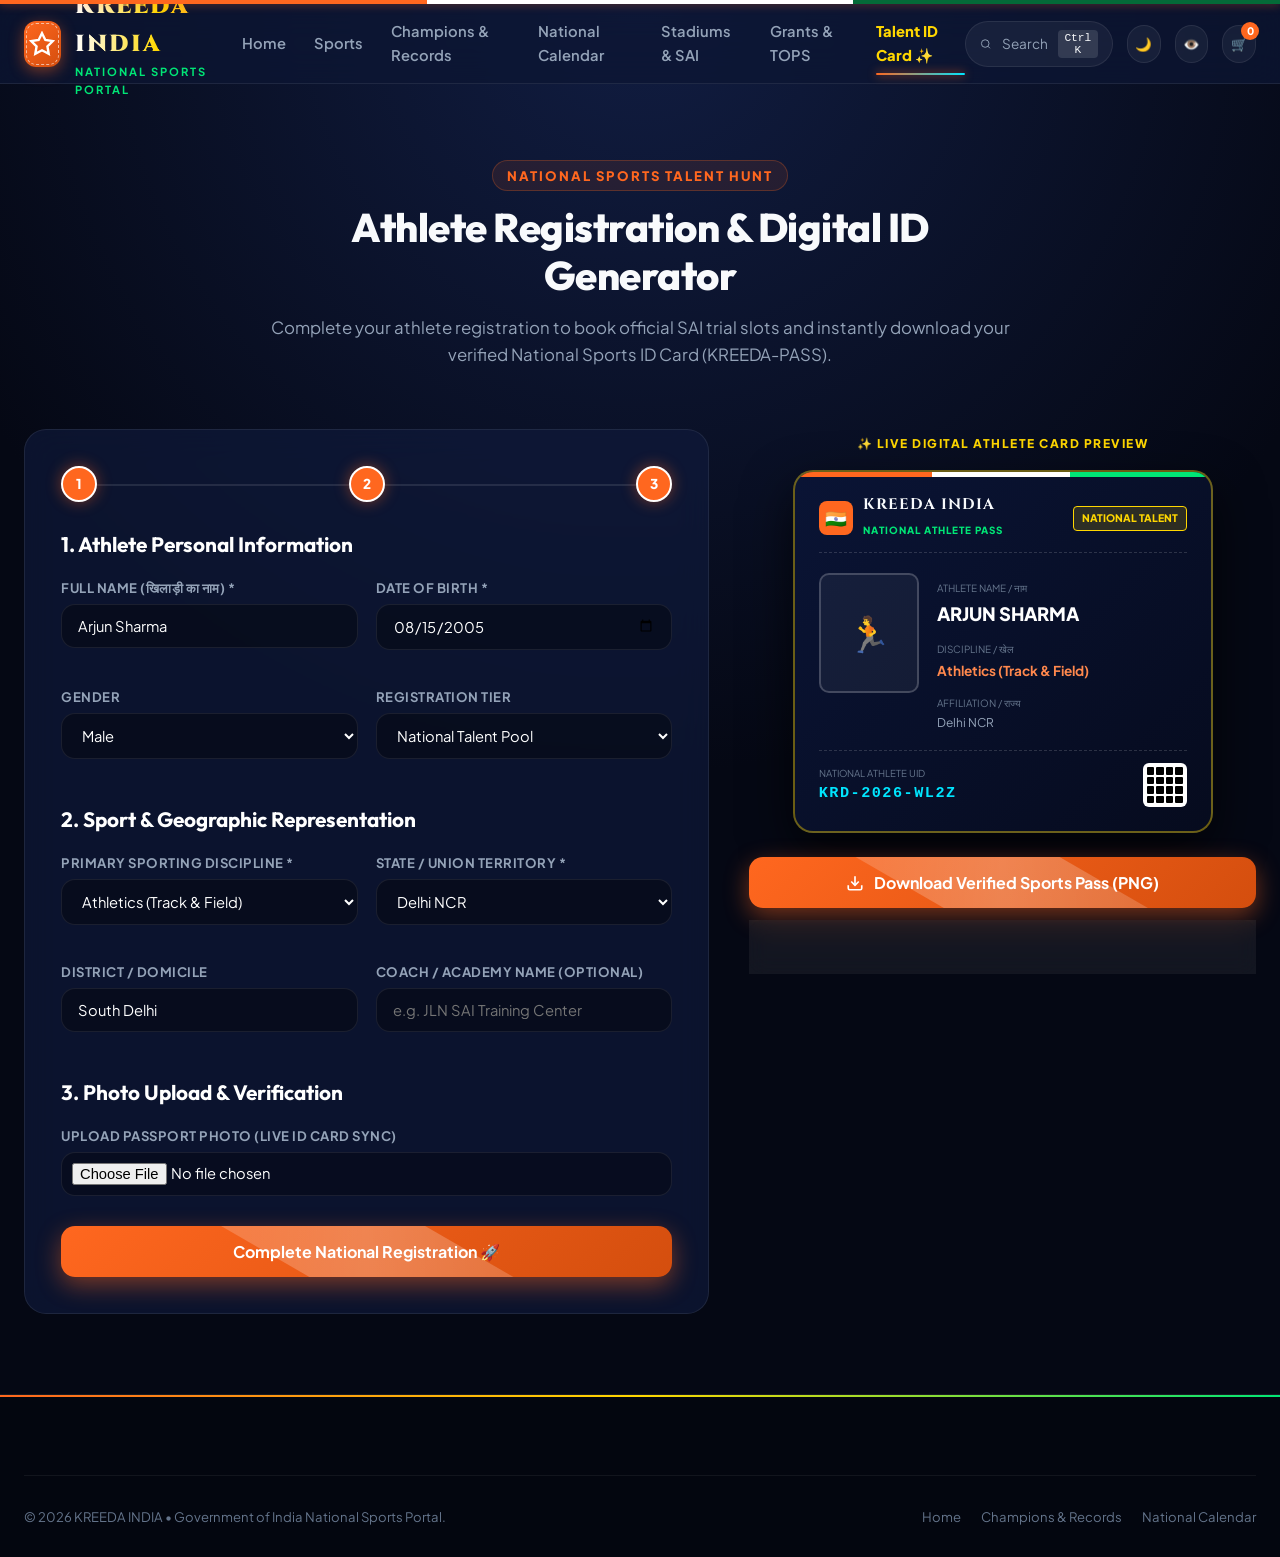
<file: registration.html>
<!DOCTYPE html>
<html lang="en" data-theme="dark" data-contrast="normal">
<head>
  <meta charset="UTF-8">
  <meta name="viewport" content="width=device-width, initial-scale=1.0">
  <title>National Talent Hunt & Digital Sports ID (KREEDA-PASS) | KREEDA INDIA</title>
  <meta name="description" content="Register for Khelo Bharat National Sports Trials and instantly generate your verified Digital Athlete ID Card with QR verification.">
  
  <!-- CSS Stylesheets -->
  <link rel="stylesheet" href="css/style.css">
  <link rel="stylesheet" href="css/components.css">
  <link rel="stylesheet" href="css/responsive.css">
</head>
<body>

  <!-- Top Tricolor Ribbon -->
  <div class="top-tricolor-bar" aria-hidden="true"></div>

  <!-- Header -->
  <header class="header-main" id="main-header">
    <div class="container header-container">
      <a href="index.html" class="brand-logo" title="Kreeda India">
        <div class="emblem-icon">
          <svg width="26" height="26" viewBox="0 0 24 24" fill="none" stroke="#FFFFFF" stroke-width="2.2">
            <polygon points="12 2 15.09 8.26 22 9.27 17 14.14 18.18 21.02 12 17.77 5.82 21.02 7 14.14 2 9.27 8.91 8.26 12 2"></polygon>
          </svg>
        </div>
        <div class="brand-text">
          <span class="brand-title">KREEDA INDIA</span>
          <span class="brand-tagline">National Sports Portal</span>
        </div>
      </a>

      <nav class="nav-links" id="nav-links">
        <a href="index.html" class="nav-link">Home</a>
        <a href="index.html#sports" class="nav-link">Sports</a>
        <a href="athletes.html" class="nav-link">Champions & Records</a>
        <a href="events.html" class="nav-link">National Calendar</a>
        <a href="index.html#stadiums" class="nav-link">Stadiums & SAI</a>
        <a href="index.html#schemes" class="nav-link">Grants & TOPS</a>
        <a href="registration.html" class="nav-link active" style="color: var(--olympic-gold); font-weight: 800;">
          Talent ID Card ✨
        </a>
      </nav>

      <div class="header-actions">
        <button class="search-trigger-btn" id="btn-search-trigger">
          <svg width="16" height="16" viewBox="0 0 24 24" fill="none" stroke="currentColor" stroke-width="2">
            <circle cx="11" cy="11" r="8"></circle>
            <line x1="21" y1="21" x2="16.65" y2="16.65"></line>
          </svg>
          <span>Search</span>
          <kbd class="kbd-shortcut">Ctrl K</kbd>
        </button>

        <button class="btn-icon" id="btn-theme-toggle" title="Toggle Theme">🌙</button>
        <button class="btn-icon" id="btn-contrast-toggle" title="High Contrast">👁️</button>
        <button class="btn-icon" id="btn-cart-trigger" title="Cart">🛒<span class="cart-count" id="cart-badge-count">0</span></button>
        <button class="mobile-menu-btn"><span></span><span></span><span></span></button>
      </div>
    </div>
  </header>

  <main style="padding-top: calc(var(--header-height) + 40px);">
    <section class="section-wrapper" style="padding: 40px 0 80px;">
      <div class="container">
        <div class="section-header">
          <span class="section-tag">National Sports Talent Hunt</span>
          <h1 class="section-title">Athlete Registration & Digital ID Generator</h1>
          <p class="section-subtitle">
            Complete your athlete registration to book official SAI trial slots and instantly download your verified National Sports ID Card (KREEDA-PASS).
          </p>
        </div>

        <div class="registration-container">
          <!-- Left Column: Interactive Form -->
          <div class="registration-form-card">
            <div class="form-step-indicator">
              <div class="step-bubble active">1</div>
              <div class="step-bubble active">2</div>
              <div class="step-bubble active">3</div>
            </div>

            <form id="athlete-registration-form" onsubmit="event.preventDefault(); window.showToast('Registration submitted! Your UID is activated.');">
              <h3 style="font-size: 1.3rem; margin-bottom: 20px; color: #FFFFFF;">1. Athlete Personal Information</h3>

              <div class="form-grid-2col">
                <div class="form-group">
                  <label for="reg-fullname">Full Name (खिलाड़ी का नाम) *</label>
                  <input type="text" id="reg-fullname" placeholder="e.g. Arjun Sharma" value="Arjun Sharma" required>
                </div>

                <div class="form-group">
                  <label for="reg-dob">Date of Birth *</label>
                  <input type="date" id="reg-dob" value="2005-08-15" required>
                </div>
              </div>

              <div class="form-grid-2col">
                <div class="form-group">
                  <label for="reg-gender">Gender</label>
                  <select id="reg-gender">
                    <option value="male">Male</option>
                    <option value="female">Female</option>
                    <option value="other">Other</option>
                  </select>
                </div>

                <div class="form-group">
                  <label for="reg-category">Registration Tier</label>
                  <select id="reg-category">
                    <option value="National Talent">National Talent Pool</option>
                    <option value="Junior Khelo">Junior Khelo India (U-18)</option>
                    <option value="Elite TOPS">Elite TOPS Contender</option>
                    <option value="Para Athlete">Para Sports Athlete</option>
                  </select>
                </div>
              </div>

              <h3 style="font-size: 1.3rem; margin: 30px 0 20px; color: #FFFFFF;">2. Sport & Geographic Representation</h3>

              <div class="form-grid-2col">
                <div class="form-group">
                  <label for="reg-sport">Primary Sporting Discipline *</label>
                  <select id="reg-sport" required>
                    <option value="athletics">Athletics (Track & Field)</option>
                    <option value="kabaddi">Kabaddi</option>
                    <option value="badminton">Badminton</option>
                    <option value="hockey">Field Hockey</option>
                    <option value="wrestling">Wrestling (Freestyle)</option>
                    <option value="archery">Archery (Recurve/Compound)</option>
                    <option value="mallakhamb">Mallakhamb & Yoga</option>
                    <option value="shooting">Shooting (Rifle/Pistol)</option>
                    <option value="boxing">Boxing</option>
                    <option value="weightlifting">Weightlifting</option>
                  </select>
                </div>

                <div class="form-group">
                  <label for="reg-state">State / Union Territory *</label>
                  <select id="reg-state" required>
                    <option value="Delhi NCR">Delhi NCR</option>
                    <option value="Haryana">Haryana</option>
                    <option value="Punjab">Punjab</option>
                    <option value="Maharashtra">Maharashtra</option>
                    <option value="Kerala">Kerala</option>
                    <option value="Tamil Nadu">Tamil Nadu</option>
                    <option value="Karnataka">Karnataka</option>
                    <option value="Telangana">Telangana</option>
                    <option value="Odisha">Odisha</option>
                    <option value="Manipur">Manipur</option>
                    <option value="Assam">Assam</option>
                    <option value="Uttar Pradesh">Uttar Pradesh</option>
                    <option value="Gujarat">Gujarat</option>
                    <option value="Rajasthan">Rajasthan</option>
                    <option value="Madhya Pradesh">Madhya Pradesh</option>
                  </select>
                </div>
              </div>

              <div class="form-grid-2col">
                <div class="form-group">
                  <label for="reg-district">District / Domicile</label>
                  <input type="text" id="reg-district" placeholder="e.g. Panipat / South Delhi" value="South Delhi">
                </div>

                <div class="form-group">
                  <label for="reg-coach">Coach / Academy Name (Optional)</label>
                  <input type="text" id="reg-coach" placeholder="e.g. JLN SAI Training Center">
                </div>
              </div>

              <h3 style="font-size: 1.3rem; margin: 30px 0 20px; color: #FFFFFF;">3. Photo Upload & Verification</h3>

              <div class="form-group">
                <label for="reg-photo-upload">Upload Passport Photo (Live ID Card Sync)</label>
                <input type="file" id="reg-photo-upload" accept="image/*" style="padding: 10px; background: rgba(0,0,0,0.3);">
              </div>

              <div style="margin-top: 30px; display: flex; gap: 16px; flex-wrap: wrap;">
                <button type="submit" class="btn-primary-glow" style="flex: 1; justify-content: center;">
                  Complete National Registration 🚀
                </button>
              </div>
            </form>
          </div>

          <!-- Right Column: Live Digital Sports ID Card (KREEDA-PASS) -->
          <div class="id-card-preview-wrap">
            <div style="text-align: center; margin-bottom: 16px;">
              <span style="font-size: 0.75rem; font-weight: 800; color: var(--olympic-gold); text-transform: uppercase; letter-spacing: 1.5px;">
                ✨ LIVE DIGITAL ATHLETE CARD PREVIEW
              </span>
            </div>

            <!-- The Rendered Card -->
            <div class="id-card-element" id="athlete-id-card">
              <div class="id-card-header">
                <div class="id-card-logo">
                  <div class="id-card-emblem">🇮🇳</div>
                  <div class="id-card-title">
                    <h4>KREEDA INDIA</h4>
                    <span>NATIONAL ATHLETE PASS</span>
                  </div>
                </div>
                <div class="id-pass-chip" id="card-pass-type">NATIONAL TALENT</div>
              </div>

              <div class="id-card-body">
                <div class="id-photo-frame" id="card-photo-frame">
                  <span class="id-photo-placeholder">🏃</span>
                </div>

                <div class="id-athlete-details">
                  <div>
                    <span class="id-field-label">Athlete Name / नाम</span>
                    <div class="id-athlete-name" id="card-athlete-name">ARJUN SHARMA</div>
                  </div>

                  <div>
                    <span class="id-field-label">Discipline / खेल</span>
                    <div class="id-athlete-sport" id="card-athlete-sport">Athletics (Track & Field)</div>
                  </div>

                  <div>
                    <span class="id-field-label">Affiliation / राज्य</span>
                    <div class="id-athlete-state" id="card-athlete-state">Delhi NCR</div>
                  </div>
                </div>
              </div>

              <div class="id-card-footer">
                <div class="id-number-box">
                  <span class="id-number-label">NATIONAL ATHLETE UID</span>
                  <span class="id-unique-number" id="card-id-number">KRD-2026-IND-8842</span>
                </div>

                <div class="id-qr-mock" title="Official Verification QR">
                  <span></span><span></span><span></span><span></span>
                  <span></span><span></span><span></span><span></span>
                  <span></span><span></span><span></span><span></span>
                  <span></span><span></span><span></span><span></span>
                </div>
              </div>
            </div>

            <!-- Card Actions -->
            <div style="display: flex; gap: 12px; flex-direction: column;">
              <button class="btn-primary-glow" id="btn-download-card" style="width: 100%; justify-content: center;">
                <svg width="18" height="18" viewBox="0 0 24 24" fill="none" stroke="currentColor" stroke-width="2.2">
                  <path d="M21 15v4a2 2 0 0 1-2 2H5a2 2 0 0 1-2-2v-4"></path>
                  <polyline points="7 10 12 15 17 10"></polyline>
                  <line x1="12" y1="15" x2="12" y2="3"></line>
                </svg>
                <span>Download Verified Sports Pass (PNG)</span>
              </button>

              <button class="btn-secondary-glass" id="btn-print-card" style="width: 100%; justify-content: center;">
                🖨️ Print Official ID Card
              </button>
            </div>
          </div>
        </div>
      </div>
    </section>
  </main>

  <!-- Modals & Cart Drawer -->
  <div class="modal-backdrop" id="search-palette-modal">
    <div class="modal-dialog search-palette-dialog">
      <div class="search-bar-wrap">
        <span style="font-size: 1.2rem;">🔍</span>
        <input type="text" id="palette-search-input" placeholder="Type sport, athlete name, stadium, or scheme..." autofocus>
        <kbd class="kbd-shortcut">ESC</kbd>
      </div>
      <div class="search-results-list" id="palette-results-list"></div>
    </div>
  </div>

  <div class="cart-drawer-backdrop" id="cart-drawer-backdrop">
    <div class="cart-drawer">
      <div class="cart-drawer-head">
        <h3>Team India Sports Kit (🛒)</h3>
        <button id="btn-cart-close" style="background: none; color: white; font-size: 1.3rem; cursor: pointer;">✕</button>
      </div>
      <div class="cart-drawer-body" id="cart-items-container"></div>
      <div class="cart-drawer-foot">
        <div class="cart-total-row">
          <span>Subtotal:</span>
          <span id="cart-subtotal-val" style="color: var(--olympic-gold);">₹0</span>
        </div>
        <button class="btn-primary-glow" id="btn-checkout" style="width: 100%; justify-content: center;">Checkout</button>
      </div>
    </div>
  </div>

  <!-- Footer -->
  <footer class="footer-main">
    <div class="container">
      <div class="footer-bottom">
        <div>© 2026 KREEDA INDIA • Government of India National Sports Portal.</div>
        <div class="footer-bottom-links">
          <a href="index.html">Home</a>
          <a href="athletes.html">Champions & Records</a>
          <a href="events.html">National Calendar</a>
        </div>
      </div>
    </div>
  </footer>

  <script src="js/data.js"></script>
  <script src="js/card-generator.js"></script>
  <script src="js/main.js"></script>
</body>
</html>
</file>
<file: css/style.css>
/* ==========================================================================
   KREEDA INDIA - NATIONAL SPORTS ECOSYSTEM
   Master Design System & Core Stylesheet
   ========================================================================== */

@import url('https://fonts.googleapis.com/css2?family=Cinzel:wght@600;700;900&family=Outfit:wght@400;500;600;700;800;900&family=Plus+Jakarta+Sans:wght@300;400;500;600;700;800&display=swap');

:root {
  /* Brand Palette - Modern Bharat Athletic Colors */
  --saffron-primary: #FF671F;
  --saffron-light: #FF884D;
  --saffron-dark: #D44E0E;
  --saffron-glow: rgba(255, 103, 31, 0.45);

  --ashoka-navy: #060B1E;
  --navy-deep: #0B132B;
  --navy-surface: #101B3B;
  --navy-card: rgba(16, 28, 64, 0.75);
  --navy-border: rgba(56, 92, 168, 0.25);

  --emerald-green: #046A38;
  --emerald-bright: #00E676;
  --emerald-glow: rgba(0, 230, 118, 0.35);

  --olympic-gold: #FFD700;
  --gold-glow: rgba(255, 215, 0, 0.4);
  --electric-cyan: #00E5FF;
  --cyan-glow: rgba(0, 229, 255, 0.35);

  /* Neutrals & Surfaces */
  --bg-main: #050814;
  --bg-alt: #090E23;
  --text-primary: #F8FAFC;
  --text-secondary: #94A3B8;
  --text-muted: #64748B;
  --text-on-accent: #FFFFFF;

  /* Glassmorphism & Elevation */
  --glass-bg: rgba(12, 22, 51, 0.75);
  --glass-card: rgba(16, 27, 60, 0.65);
  --glass-border: rgba(255, 255, 255, 0.08);
  --glass-highlight: rgba(255, 255, 255, 0.15);
  --shadow-sm: 0 4px 12px rgba(0, 0, 0, 0.25);
  --shadow-md: 0 10px 30px rgba(0, 0, 0, 0.4);
  --shadow-lg: 0 20px 50px rgba(0, 0, 0, 0.6);
  --shadow-glow: 0 0 35px var(--saffron-glow);

  /* Typography */
  --font-heading: 'Outfit', sans-serif;
  --font-body: 'Plus Jakarta Sans', -apple-system, BlinkMacSystemFont, sans-serif;
  --font-emblem: 'Cinzel', serif;

  /* Layout */
  --header-height: 80px;
  --max-width: 1380px;
  --radius-sm: 8px;
  --radius-md: 14px;
  --radius-lg: 22px;
  --radius-full: 9999px;
  --transition: all 0.3s cubic-bezier(0.16, 1, 0.3, 1);
}

/* Light Theme overrides */
[data-theme="light"] {
  --bg-main: #F1F5F9;
  --bg-alt: #E2E8F0;
  --text-primary: #0F172A;
  --text-secondary: #475569;
  --text-muted: #64748B;
  --navy-deep: #FFFFFF;
  --navy-surface: #F8FAFC;
  --navy-card: rgba(255, 255, 255, 0.9);
  --navy-border: rgba(15, 23, 42, 0.12);
  --glass-bg: rgba(255, 255, 255, 0.85);
  --glass-card: rgba(255, 255, 255, 0.9);
  --glass-border: rgba(0, 0, 0, 0.08);
  --glass-highlight: rgba(0, 0, 0, 0.05);
  --shadow-sm: 0 4px 12px rgba(0, 0, 0, 0.06);
  --shadow-md: 0 10px 30px rgba(0, 0, 0, 0.1);
  --shadow-lg: 0 20px 50px rgba(0, 0, 0, 0.15);
}

/* High Contrast mode */
[data-contrast="high"] {
  --bg-main: #000000;
  --bg-alt: #0A0A0A;
  --text-primary: #FFFFFF;
  --text-secondary: #E0E0E0;
  --text-muted: #CCCCCC;
  --saffron-primary: #FF8800;
  --emerald-bright: #00FF66;
  --glass-border: #FFFFFF;
  --navy-border: #FFFFFF;
}

/* Base Reset */
*, *::before, *::after {
  margin: 0;
  padding: 0;
  box-sizing: border-box;
}

html {
  font-family: var(--font-body);
  font-size: 16px;
  scroll-behavior: smooth;
  background-color: var(--bg-main);
  color: var(--text-primary);
  line-height: 1.6;
  overflow-x: hidden;
  -webkit-font-smoothing: antialiased;
}

body {
  min-height: 100vh;
  background: radial-gradient(circle at 50% 0%, #111d42 0%, var(--bg-main) 70%);
  background-attachment: fixed;
  position: relative;
  overflow-x: hidden;
}

/* Tiranga Top Accent Ribbon */
.top-tricolor-bar {
  height: 4px;
  width: 100%;
  background: linear-gradient(90deg, 
    var(--saffron-primary) 0%, 
    var(--saffron-primary) 33.33%, 
    #FFFFFF 33.33%, 
    #FFFFFF 66.66%, 
    var(--emerald-green) 66.66%, 
    var(--emerald-green) 100%);
  position: fixed;
  top: 0;
  left: 0;
  z-index: 1000;
  box-shadow: 0 0 10px rgba(255, 103, 31, 0.5);
}

/* Container */
.container {
  width: 100%;
  max-width: var(--max-width);
  margin: 0 auto;
  padding: 0 24px;
}

/* Typography Helpers */
h1, h2, h3, h4, h5, h6 {
  font-family: var(--font-heading);
  color: var(--text-primary);
  font-weight: 700;
  line-height: 1.2;
}

a {
  text-decoration: none;
  color: inherit;
  transition: var(--transition);
}

ul {
  list-style: none;
}

img, svg {
  display: block;
  max-width: 100%;
}

button, input, select, textarea {
  font-family: inherit;
  border: none;
  outline: none;
}

/* ==========================================================================
   HEADER & NAVIGATION BAR
   ========================================================================== */
.header-main {
  position: fixed;
  top: 4px;
  left: 0;
  width: 100%;
  height: var(--header-height);
  background: var(--glass-bg);
  backdrop-filter: blur(18px);
  -webkit-backdrop-filter: blur(18px);
  border-bottom: 1px solid var(--glass-border);
  z-index: 900;
  transition: var(--transition);
}

.header-main.scrolled {
  background: rgba(6, 11, 30, 0.95);
  box-shadow: 0 10px 30px rgba(0, 0, 0, 0.4);
  height: 70px;
}

.header-container {
  display: flex;
  align-items: center;
  justify-content: space-between;
  height: 100%;
}

/* Logo */
.brand-logo {
  display: flex;
  align-items: center;
  gap: 14px;
}

.emblem-icon {
  width: 46px;
  height: 46px;
  border-radius: 12px;
  background: linear-gradient(135deg, var(--saffron-primary), var(--saffron-dark));
  display: flex;
  align-items: center;
  justify-content: center;
  box-shadow: 0 4px 15px var(--saffron-glow);
  position: relative;
  overflow: hidden;
}

.emblem-icon::after {
  content: '';
  position: absolute;
  inset: 2px;
  border: 1px dashed rgba(255, 255, 255, 0.6);
  border-radius: 10px;
}

.brand-text {
  display: flex;
  flex-direction: column;
}

.brand-title {
  font-family: var(--font-emblem);
  font-size: 1.45rem;
  font-weight: 900;
  letter-spacing: 2px;
  background: linear-gradient(90deg, #FFFFFF, #FFD700, var(--saffron-light));
  -webkit-background-clip: text;
  -webkit-text-fill-color: transparent;
  text-transform: uppercase;
}

.brand-tagline {
  font-size: 0.7rem;
  text-transform: uppercase;
  letter-spacing: 2px;
  color: var(--emerald-bright);
  font-weight: 700;
}

/* Nav Links */
.nav-links {
  display: flex;
  align-items: center;
  gap: 28px;
}

.nav-link {
  font-size: 0.92rem;
  font-weight: 600;
  color: var(--text-secondary);
  display: flex;
  align-items: center;
  gap: 6px;
  position: relative;
  padding: 8px 0;
}

.nav-link:hover, .nav-link.active {
  color: #FFFFFF;
}

.nav-link.active::after {
  content: '';
  position: absolute;
  bottom: 0;
  left: 0;
  width: 100%;
  height: 2px;
  background: linear-gradient(90deg, var(--saffron-primary), var(--electric-cyan));
  border-radius: 2px;
  box-shadow: 0 0 10px var(--saffron-primary);
}

.nav-badge {
  font-size: 0.65rem;
  padding: 2px 7px;
  border-radius: 99px;
  background: linear-gradient(135deg, var(--saffron-primary), #FF2A00);
  color: #FFFFFF;
  font-weight: 800;
  text-transform: uppercase;
  animation: pulseBadge 2s infinite;
}

@keyframes pulseBadge {
  0%, 100% { transform: scale(1); opacity: 1; }
  50% { transform: scale(1.08); opacity: 0.85; }
}

/* Header Utilities */
.header-actions {
  display: flex;
  align-items: center;
  gap: 14px;
}

.search-trigger-btn {
  display: flex;
  align-items: center;
  gap: 10px;
  padding: 8px 14px;
  background: rgba(255, 255, 255, 0.05);
  border: 1px solid var(--glass-border);
  border-radius: var(--radius-full);
  color: var(--text-secondary);
  font-size: 0.85rem;
  cursor: pointer;
  transition: var(--transition);
}

.search-trigger-btn:hover {
  background: rgba(255, 255, 255, 0.1);
  border-color: var(--saffron-primary);
  color: #FFFFFF;
}

.kbd-shortcut {
  font-size: 0.7rem;
  padding: 2px 6px;
  background: rgba(255, 255, 255, 0.12);
  border-radius: 4px;
  color: var(--text-primary);
}

.btn-icon {
  width: 38px;
  height: 38px;
  border-radius: var(--radius-full);
  background: rgba(255, 255, 255, 0.05);
  border: 1px solid var(--glass-border);
  display: flex;
  align-items: center;
  justify-content: center;
  color: var(--text-secondary);
  cursor: pointer;
  position: relative;
  transition: var(--transition);
}

.btn-icon:hover {
  background: rgba(255, 255, 255, 0.12);
  color: #FFFFFF;
  border-color: var(--electric-cyan);
}

.cart-count {
  position: absolute;
  top: -4px;
  right: -4px;
  width: 18px;
  height: 18px;
  border-radius: 50%;
  background: var(--saffron-primary);
  color: white;
  font-size: 0.65rem;
  font-weight: 800;
  display: flex;
  align-items: center;
  justify-content: center;
}

.mobile-menu-btn {
  display: none;
  flex-direction: column;
  gap: 5px;
  background: transparent;
  cursor: pointer;
}

.mobile-menu-btn span {
  width: 24px;
  height: 2px;
  background-color: var(--text-primary);
  border-radius: 2px;
  transition: var(--transition);
}

/* ==========================================================================
   LIVE MATCH TICKER
   ========================================================================== */
.live-ticker-wrap {
  margin-top: calc(var(--header-height) + 4px);
  background: linear-gradient(90deg, #091026, #0d1a3d, #091026);
  border-bottom: 1px solid var(--glass-border);
  overflow: hidden;
  height: 48px;
  display: flex;
  align-items: center;
  position: relative;
}

.ticker-label {
  padding: 0 20px;
  height: 100%;
  background: linear-gradient(135deg, #FF1744, #D50000);
  color: white;
  font-size: 0.75rem;
  font-weight: 800;
  display: flex;
  align-items: center;
  gap: 8px;
  letter-spacing: 1px;
  z-index: 10;
  box-shadow: 4px 0 15px rgba(213, 0, 0, 0.4);
  flex-shrink: 0;
}

.live-dot {
  width: 8px;
  height: 8px;
  border-radius: 50%;
  background: white;
  box-shadow: 0 0 10px white;
  animation: pulseDot 1s infinite alternate;
}

@keyframes pulseDot {
  from { opacity: 0.4; transform: scale(0.8); }
  to { opacity: 1; transform: scale(1.2); }
}

.ticker-track-container {
  flex: 1;
  overflow: hidden;
  white-space: nowrap;
  position: relative;
}

.ticker-track {
  display: inline-flex;
  align-items: center;
  gap: 40px;
  animation: tickerScroll 35s linear infinite;
  padding-left: 20px;
}

.ticker-track:hover {
  animation-play-state: paused;
}

@keyframes tickerScroll {
  0% { transform: translateX(0); }
  100% { transform: translateX(-50%); }
}

.ticker-item {
  display: inline-flex;
  align-items: center;
  gap: 12px;
  font-size: 0.85rem;
  color: var(--text-primary);
  cursor: pointer;
  padding: 4px 12px;
  border-radius: var(--radius-sm);
  background: rgba(255, 255, 255, 0.03);
  border: 1px solid rgba(255, 255, 255, 0.05);
  transition: var(--transition);
}

.ticker-item:hover {
  background: rgba(255, 255, 255, 0.08);
  border-color: var(--electric-cyan);
}

.ticker-sport {
  color: var(--saffron-light);
  font-weight: 700;
  text-transform: uppercase;
  font-size: 0.75rem;
}

.ticker-score {
  font-weight: 800;
  color: var(--olympic-gold);
}

.ticker-status {
  font-size: 0.7rem;
  padding: 2px 6px;
  border-radius: 4px;
  background: rgba(0, 230, 118, 0.15);
  color: var(--emerald-bright);
  font-weight: 700;
}

/* ==========================================================================
   HERO SECTION
   ========================================================================== */
.hero-section {
  position: relative;
  min-height: calc(100vh - 132px);
  display: flex;
  align-items: center;
  padding: 60px 0 80px;
  overflow: hidden;
}

.hero-background-fx {
  position: absolute;
  inset: 0;
  pointer-events: none;
  z-index: 0;
}

.hero-radial-glow-1 {
  position: absolute;
  top: -10%;
  left: -5%;
  width: 600px;
  height: 600px;
  border-radius: 50%;
  background: radial-gradient(circle, var(--saffron-glow) 0%, transparent 70%);
  filter: blur(80px);
  opacity: 0.4;
}

.hero-radial-glow-2 {
  position: absolute;
  bottom: 0%;
  right: -5%;
  width: 650px;
  height: 650px;
  border-radius: 50%;
  background: radial-gradient(circle, var(--cyan-glow) 0%, transparent 70%);
  filter: blur(90px);
  opacity: 0.35;
}

.hero-grid-pattern {
  position: absolute;
  inset: 0;
  background-image: 
    linear-gradient(rgba(255, 255, 255, 0.03) 1px, transparent 1px),
    linear-gradient(90deg, rgba(255, 255, 255, 0.03) 1px, transparent 1px);
  background-size: 40px 40px;
  opacity: 0.7;
}

.hero-content-grid {
  position: relative;
  z-index: 1;
  display: grid;
  grid-template-columns: 1.15fr 0.85fr;
  gap: 50px;
  align-items: center;
}

.hero-badge-row {
  display: flex;
  align-items: center;
  gap: 12px;
  margin-bottom: 20px;
  flex-wrap: wrap;
}

.hero-pill {
  display: inline-flex;
  align-items: center;
  gap: 8px;
  padding: 6px 16px;
  background: rgba(255, 103, 31, 0.12);
  border: 1px solid rgba(255, 103, 31, 0.3);
  border-radius: var(--radius-full);
  color: var(--saffron-light);
  font-size: 0.82rem;
  font-weight: 700;
  letter-spacing: 0.5px;
}

.hero-gov-tag {
  display: inline-flex;
  align-items: center;
  gap: 6px;
  font-size: 0.8rem;
  color: var(--text-secondary);
  font-weight: 600;
}

.hero-title {
  font-size: 3.8rem;
  font-weight: 900;
  line-height: 1.08;
  letter-spacing: -1px;
  margin-bottom: 24px;
}

.hero-title .text-gradient-saffron {
  background: linear-gradient(135deg, #FF9533 0%, var(--saffron-primary) 50%, #FF2E00 100%);
  -webkit-background-clip: text;
  -webkit-text-fill-color: transparent;
}

.hero-title .text-gradient-tricolor {
  background: linear-gradient(90deg, #FFFFFF, var(--electric-cyan));
  -webkit-background-clip: text;
  -webkit-text-fill-color: transparent;
}

.hero-description {
  font-size: 1.15rem;
  color: var(--text-secondary);
  max-width: 580px;
  line-height: 1.7;
  margin-bottom: 36px;
}

.hero-actions {
  display: flex;
  align-items: center;
  gap: 18px;
  margin-bottom: 45px;
  flex-wrap: wrap;
}

/* Primary Button */
.btn-primary-glow {
  padding: 15px 32px;
  background: linear-gradient(135deg, var(--saffron-primary), var(--saffron-dark));
  color: #FFFFFF;
  font-weight: 700;
  font-size: 1rem;
  border-radius: var(--radius-md);
  display: inline-flex;
  align-items: center;
  gap: 10px;
  cursor: pointer;
  box-shadow: 0 8px 25px var(--saffron-glow);
  position: relative;
  overflow: hidden;
  transition: var(--transition);
}

.btn-primary-glow::after {
  content: '';
  position: absolute;
  top: -50%;
  left: -50%;
  width: 200%;
  height: 200%;
  background: linear-gradient(60deg, transparent, rgba(255, 255, 255, 0.25), transparent);
  transform: rotate(30deg);
  animation: shineBtn 4s infinite;
}

@keyframes shineBtn {
  0% { transform: translate(-100%, -100%) rotate(30deg); }
  20%, 100% { transform: translate(100%, 100%) rotate(30deg); }
}

.btn-primary-glow:hover {
  transform: translateY(-3px);
  box-shadow: 0 14px 35px rgba(255, 103, 31, 0.6);
}

.btn-secondary-glass {
  padding: 15px 28px;
  background: rgba(255, 255, 255, 0.06);
  border: 1px solid var(--glass-border);
  color: var(--text-primary);
  font-weight: 700;
  font-size: 1rem;
  border-radius: var(--radius-md);
  display: inline-flex;
  align-items: center;
  gap: 10px;
  cursor: pointer;
  backdrop-filter: blur(10px);
  transition: var(--transition);
}

.btn-secondary-glass:hover {
  background: rgba(255, 255, 255, 0.12);
  border-color: var(--electric-cyan);
  color: #FFFFFF;
  transform: translateY(-3px);
}

/* Quick Stats Bar */
.hero-stats-row {
  display: grid;
  grid-template-columns: repeat(3, 1fr);
  gap: 20px;
  padding-top: 25px;
  border-top: 1px solid var(--glass-border);
}

.hero-stat-item {
  display: flex;
  flex-direction: column;
}

.hero-stat-number {
  font-size: 1.8rem;
  font-weight: 900;
  color: #FFFFFF;
  font-family: var(--font-heading);
  letter-spacing: -0.5px;
}

.hero-stat-label {
  font-size: 0.8rem;
  color: var(--text-muted);
  font-weight: 600;
  text-transform: uppercase;
  letter-spacing: 0.5px;
}

/* Hero Visual Montage Card (Right Column) */
.hero-visual-card {
  position: relative;
  border-radius: var(--radius-lg);
  background: var(--glass-card);
  border: 1px solid var(--glass-border);
  backdrop-filter: blur(20px);
  padding: 24px;
  box-shadow: var(--shadow-lg);
  overflow: hidden;
}

.hero-visual-card::before {
  content: '';
  position: absolute;
  top: 0;
  left: 0;
  right: 0;
  height: 3px;
  background: linear-gradient(90deg, var(--saffron-primary), var(--olympic-gold), var(--emerald-bright));
}

.hero-arena-stage {
  width: 100%;
  height: 360px;
  border-radius: var(--radius-md);
  background: linear-gradient(180deg, #091535 0%, #050b1d 100%);
  position: relative;
  overflow: hidden;
  display: flex;
  flex-direction: column;
  justify-content: flex-end;
  padding: 24px;
}

/* SVG Stadium Lighting Illusion */
.stadium-lights {
  position: absolute;
  top: 0;
  left: 0;
  width: 100%;
  height: 100%;
  background: 
    radial-gradient(ellipse at 20% 0%, rgba(255, 103, 31, 0.4) 0%, transparent 60%),
    radial-gradient(ellipse at 80% 0%, rgba(0, 229, 255, 0.4) 0%, transparent 60%);
  pointer-events: none;
}

.stadium-tracks {
  position: absolute;
  bottom: 0;
  left: 0;
  width: 100%;
  height: 140px;
  background: repeating-linear-gradient(
    90deg,
    #a82915 0px,
    #a82915 40px,
    #ffffff 40px,
    #ffffff 42px
  );
  transform: perspective(300px) rotateX(45deg);
  transform-origin: bottom;
  opacity: 0.7;
}

.hero-floating-athlete {
  position: absolute;
  top: 25px;
  right: 25px;
  background: rgba(6, 11, 30, 0.85);
  border: 1px solid rgba(255, 215, 0, 0.4);
  border-radius: var(--radius-md);
  padding: 12px 18px;
  display: flex;
  align-items: center;
  gap: 12px;
  box-shadow: 0 10px 25px rgba(0, 0, 0, 0.5);
  animation: floatCard 4s ease-in-out infinite;
}

@keyframes floatCard {
  0%, 100% { transform: translateY(0); }
  50% { transform: translateY(-8px); }
}

.athlete-medal-icon {
  font-size: 2rem;
}

.athlete-quick-info h4 {
  font-size: 0.95rem;
  color: #FFFFFF;
}

.athlete-quick-info p {
  font-size: 0.75rem;
  color: var(--olympic-gold);
  font-weight: 600;
}

.hero-arena-headline {
  position: relative;
  z-index: 2;
}

.hero-arena-headline .arena-tag {
  font-size: 0.75rem;
  text-transform: uppercase;
  color: var(--emerald-bright);
  font-weight: 800;
  letter-spacing: 1.5px;
  margin-bottom: 6px;
}

.hero-arena-headline h3 {
  font-size: 1.4rem;
  color: #FFFFFF;
  margin-bottom: 12px;
}

.arena-live-chips {
  display: flex;
  gap: 10px;
  flex-wrap: wrap;
}

.arena-chip {
  font-size: 0.72rem;
  padding: 4px 10px;
  background: rgba(255, 255, 255, 0.1);
  border-radius: 99px;
  color: var(--text-primary);
  font-weight: 600;
}

/* ==========================================================================
   SECTION COMMON STYLES
   ========================================================================== */
.section-wrapper {
  padding: 100px 0;
  position: relative;
}

.section-wrapper.alt-bg {
  background: var(--bg-alt);
}

.section-header {
  text-align: center;
  max-width: 760px;
  margin: 0 auto 60px;
}

.section-tag {
  display: inline-flex;
  align-items: center;
  gap: 8px;
  font-size: 0.82rem;
  font-weight: 800;
  text-transform: uppercase;
  letter-spacing: 2px;
  color: var(--saffron-primary);
  margin-bottom: 12px;
  padding: 4px 14px;
  background: rgba(255, 103, 31, 0.1);
  border: 1px solid rgba(255, 103, 31, 0.25);
  border-radius: var(--radius-full);
}

.section-title {
  font-size: 2.5rem;
  font-weight: 800;
  margin-bottom: 16px;
  letter-spacing: -0.5px;
}

.section-subtitle {
  font-size: 1.05rem;
  color: var(--text-secondary);
  line-height: 1.6;
}

/* ==========================================================================
   FOOTER
   ========================================================================== */
.footer-main {
  background: #03060f;
  border-top: 1px solid var(--glass-border);
  padding: 80px 0 30px;
  position: relative;
  overflow: hidden;
}

.footer-main::before {
  content: '';
  position: absolute;
  top: 0;
  left: 0;
  right: 0;
  height: 2px;
  background: linear-gradient(90deg, var(--saffron-primary), var(--olympic-gold), var(--emerald-bright));
}

.footer-grid {
  display: grid;
  grid-template-columns: 2fr 1fr 1fr 1.5fr;
  gap: 50px;
  margin-bottom: 60px;
}

.footer-brand p {
  color: var(--text-secondary);
  font-size: 0.9rem;
  margin: 18px 0 24px;
  line-height: 1.6;
  max-width: 340px;
}

.footer-socials {
  display: flex;
  gap: 12px;
}

.social-btn {
  width: 38px;
  height: 38px;
  border-radius: var(--radius-full);
  background: rgba(255, 255, 255, 0.05);
  border: 1px solid var(--glass-border);
  display: flex;
  align-items: center;
  justify-content: center;
  color: var(--text-secondary);
  font-size: 0.9rem;
  transition: var(--transition);
}

.social-btn:hover {
  background: var(--saffron-primary);
  color: white;
  border-color: var(--saffron-primary);
  transform: translateY(-3px);
}

.footer-col h4 {
  font-size: 1.1rem;
  color: #FFFFFF;
  margin-bottom: 20px;
  font-weight: 700;
  position: relative;
  padding-bottom: 10px;
}

.footer-col h4::after {
  content: '';
  position: absolute;
  bottom: 0;
  left: 0;
  width: 30px;
  height: 2px;
  background: var(--saffron-primary);
}

.footer-links li {
  margin-bottom: 12px;
}

.footer-links a {
  color: var(--text-secondary);
  font-size: 0.9rem;
  transition: var(--transition);
}

.footer-links a:hover {
  color: #FFFFFF;
  padding-left: 5px;
}

.footer-helpline-box {
  background: var(--glass-card);
  border: 1px solid var(--glass-border);
  border-radius: var(--radius-md);
  padding: 16px;
  margin-bottom: 15px;
}

.helpline-title {
  font-size: 0.8rem;
  color: var(--text-muted);
  text-transform: uppercase;
  font-weight: 700;
}

.helpline-number {
  font-size: 1.25rem;
  font-weight: 900;
  color: var(--emerald-bright);
  font-family: var(--font-heading);
}

.footer-bottom {
  padding-top: 30px;
  border-top: 1px solid rgba(255, 255, 255, 0.06);
  display: flex;
  align-items: center;
  justify-content: space-between;
  font-size: 0.82rem;
  color: var(--text-muted);
  flex-wrap: wrap;
  gap: 15px;
}

.footer-bottom-links {
  display: flex;
  gap: 20px;
}

.footer-bottom-links a:hover {
  color: var(--text-primary);
}
</file>
<file: css/components.css>
/* ==========================================================================
   KREEDA INDIA - UI COMPONENTS & INTERACTIVE STYLES
   Components: Modals, Drawers, Cards, Filters, ID Card Preview, Scoreboards
   ========================================================================== */

/* ==========================================================================
   FILTER TABS & CONTROLS
   ========================================================================== */
.filter-tabs {
  display: flex;
  align-items: center;
  justify-content: center;
  gap: 12px;
  margin-bottom: 40px;
  flex-wrap: wrap;
}

.filter-tab-btn {
  padding: 10px 22px;
  background: rgba(255, 255, 255, 0.05);
  border: 1px solid var(--glass-border);
  color: var(--text-secondary);
  font-weight: 700;
  font-size: 0.9rem;
  border-radius: var(--radius-full);
  cursor: pointer;
  display: inline-flex;
  align-items: center;
  gap: 8px;
  transition: var(--transition);
}

.filter-tab-btn:hover {
  background: rgba(255, 255, 255, 0.1);
  color: #FFFFFF;
}

.filter-tab-btn.active {
  background: linear-gradient(135deg, var(--saffron-primary), var(--saffron-dark));
  color: #FFFFFF;
  border-color: var(--saffron-primary);
  box-shadow: 0 4px 20px var(--saffron-glow);
}

/* ==========================================================================
   SPORTS SHOWCASE GRID & CARDS
   ========================================================================== */
.sports-grid {
  display: grid;
  grid-template-columns: repeat(auto-fill, minmax(320px, 1fr));
  gap: 28px;
}

.sport-card {
  background: var(--glass-card);
  border: 1px solid var(--glass-border);
  border-radius: var(--radius-lg);
  padding: 28px;
  backdrop-filter: blur(14px);
  position: relative;
  overflow: hidden;
  transition: var(--transition);
  display: flex;
  flex-direction: column;
  justify-content: space-between;
  cursor: pointer;
}

.sport-card::before {
  content: '';
  position: absolute;
  top: 0;
  left: 0;
  width: 100%;
  height: 4px;
  background: linear-gradient(90deg, var(--saffron-primary), var(--electric-cyan));
  opacity: 0;
  transition: var(--transition);
}

.sport-card:hover {
  transform: translateY(-8px);
  border-color: rgba(255, 255, 255, 0.2);
  box-shadow: 0 20px 40px rgba(0, 0, 0, 0.45);
}

.sport-card:hover::before {
  opacity: 1;
}

.sport-card-top {
  display: flex;
  align-items: flex-start;
  justify-content: space-between;
  margin-bottom: 20px;
}

.sport-icon-box {
  width: 58px;
  height: 58px;
  border-radius: 16px;
  background: rgba(255, 255, 255, 0.06);
  border: 1px solid var(--glass-border);
  display: flex;
  align-items: center;
  justify-content: center;
  font-size: 1.8rem;
  box-shadow: var(--shadow-sm);
  transition: var(--transition);
}

.sport-card:hover .sport-icon-box {
  transform: scale(1.1) rotate(5deg);
  background: rgba(255, 103, 31, 0.15);
  border-color: var(--saffron-primary);
}

.sport-badge-tag {
  font-size: 0.72rem;
  font-weight: 800;
  padding: 4px 10px;
  border-radius: 99px;
  text-transform: uppercase;
  letter-spacing: 0.5px;
}

.sport-badge-tag.indigenous {
  background: rgba(255, 103, 31, 0.15);
  color: var(--saffron-light);
  border: 1px solid rgba(255, 103, 31, 0.3);
}

.sport-badge-tag.olympic {
  background: rgba(0, 229, 255, 0.15);
  color: var(--electric-cyan);
  border: 1px solid rgba(0, 229, 255, 0.3);
}

.sport-badge-tag.both {
  background: rgba(255, 215, 0, 0.15);
  color: var(--olympic-gold);
  border: 1px solid rgba(255, 215, 0, 0.3);
}

.sport-card-body h3 {
  font-size: 1.35rem;
  margin-bottom: 4px;
  display: flex;
  align-items: baseline;
  gap: 8px;
}

.sport-hindi-name {
  font-size: 0.95rem;
  font-weight: 500;
  color: var(--text-muted);
}

.sport-tagline {
  font-size: 0.85rem;
  color: var(--saffron-light);
  font-weight: 600;
  margin-bottom: 14px;
}

.sport-desc {
  font-size: 0.88rem;
  color: var(--text-secondary);
  line-height: 1.6;
  margin-bottom: 20px;
  display: -webkit-box;
  -webkit-line-clamp: 3;
  -webkit-box-orient: vertical;
  overflow: hidden;
}

.sport-skills-list {
  display: flex;
  flex-wrap: wrap;
  gap: 6px;
  margin-bottom: 24px;
}

.skill-chip {
  font-size: 0.72rem;
  padding: 3px 8px;
  background: rgba(255, 255, 255, 0.05);
  border-radius: 4px;
  color: var(--text-secondary);
}

.sport-card-footer {
  display: flex;
  align-items: center;
  justify-content: space-between;
  padding-top: 16px;
  border-top: 1px solid var(--glass-border);
}

.sport-explore-btn {
  font-size: 0.85rem;
  font-weight: 700;
  color: var(--electric-cyan);
  display: flex;
  align-items: center;
  gap: 6px;
  transition: var(--transition);
}

.sport-card:hover .sport-explore-btn {
  color: #FFFFFF;
  gap: 10px;
}

/* ==========================================================================
   LIVE SCOREBOARDS SECTION
   ========================================================================== */
.scoreboard-grid {
  display: grid;
  grid-template-columns: repeat(auto-fit, minmax(340px, 1fr));
  gap: 24px;
}

.scoreboard-card {
  background: var(--glass-card);
  border: 1px solid var(--glass-border);
  border-radius: var(--radius-lg);
  padding: 22px;
  position: relative;
  overflow: hidden;
  backdrop-filter: blur(14px);
  transition: var(--transition);
}

.scoreboard-card:hover {
  transform: translateY(-4px);
  border-color: rgba(255, 255, 255, 0.2);
  box-shadow: var(--shadow-md);
}

.score-top {
  display: flex;
  align-items: center;
  justify-content: space-between;
  margin-bottom: 18px;
}

.score-sport-badge {
  display: flex;
  align-items: center;
  gap: 8px;
  font-size: 0.75rem;
  font-weight: 800;
  color: var(--saffron-light);
  text-transform: uppercase;
}

.score-live-indicator {
  display: flex;
  align-items: center;
  gap: 6px;
  font-size: 0.72rem;
  font-weight: 800;
  padding: 3px 8px;
  background: rgba(255, 23, 68, 0.15);
  color: #FF1744;
  border-radius: 99px;
  border: 1px solid rgba(255, 23, 68, 0.3);
}

.score-tournament {
  font-size: 0.82rem;
  color: var(--text-muted);
  margin-bottom: 16px;
  white-space: nowrap;
  overflow: hidden;
  text-overflow: ellipsis;
}

.score-matchup {
  display: flex;
  align-items: center;
  justify-content: space-between;
  margin-bottom: 18px;
  padding: 14px 16px;
  background: rgba(0, 0, 0, 0.25);
  border-radius: var(--radius-md);
  border: 1px solid rgba(255, 255, 255, 0.04);
}

.team-box {
  display: flex;
  align-items: center;
  gap: 10px;
  flex: 1;
}

.team-box.away {
  justify-content: flex-end;
  text-align: right;
}

.team-avatar {
  width: 38px;
  height: 38px;
  border-radius: 50%;
  background: linear-gradient(135deg, #1e3a8a, #3b82f6);
  display: flex;
  align-items: center;
  justify-content: center;
  font-weight: 800;
  font-size: 0.75rem;
  color: white;
  border: 2px solid rgba(255, 255, 255, 0.2);
}

.team-info h5 {
  font-size: 0.92rem;
  color: #FFFFFF;
}

.team-info span {
  font-size: 0.7rem;
  color: var(--text-muted);
}

.score-vs-display {
  padding: 0 14px;
  text-align: center;
}

.score-points {
  font-size: 1.35rem;
  font-weight: 900;
  color: var(--olympic-gold);
  font-family: var(--font-heading);
  letter-spacing: 1px;
}

.score-status-text {
  font-size: 0.72rem;
  color: var(--emerald-bright);
  font-weight: 700;
}

.score-highlight {
  font-size: 0.8rem;
  color: var(--text-secondary);
  padding: 8px 12px;
  background: rgba(255, 255, 255, 0.03);
  border-left: 3px solid var(--saffron-primary);
  border-radius: 0 var(--radius-sm) var(--radius-sm) 0;
  margin-bottom: 12px;
}

.score-venue {
  font-size: 0.72rem;
  color: var(--text-muted);
  display: flex;
  align-items: center;
  gap: 6px;
}

/* ==========================================================================
   WALL OF CHAMPIONS (ATHLETES)
   ========================================================================== */
.athletes-grid {
  display: grid;
  grid-template-columns: repeat(auto-fill, minmax(290px, 1fr));
  gap: 28px;
}

.athlete-card {
  background: var(--glass-card);
  border: 1px solid var(--glass-border);
  border-radius: var(--radius-lg);
  overflow: hidden;
  backdrop-filter: blur(14px);
  position: relative;
  transition: var(--transition);
  cursor: pointer;
}

.athlete-card:hover {
  transform: translateY(-8px);
  box-shadow: 0 20px 45px rgba(0, 0, 0, 0.5);
  border-color: rgba(255, 215, 0, 0.35);
}

.athlete-card-banner {
  height: 140px;
  background: linear-gradient(135deg, #101c40, #192d6b);
  position: relative;
  display: flex;
  align-items: center;
  justify-content: center;
  overflow: hidden;
}

.athlete-card-banner::before {
  content: '';
  position: absolute;
  inset: 0;
  background: radial-gradient(circle at 70% 30%, rgba(255, 103, 31, 0.3), transparent 70%);
}

.athlete-banner-badge {
  position: absolute;
  top: 14px;
  right: 14px;
  font-size: 0.7rem;
  font-weight: 800;
  padding: 4px 10px;
  border-radius: 99px;
  background: rgba(0, 0, 0, 0.6);
  border: 1px solid var(--olympic-gold);
  color: var(--olympic-gold);
}

.athlete-avatar-circle {
  width: 90px;
  height: 90px;
  border-radius: 50%;
  background: linear-gradient(135deg, var(--saffron-primary), var(--saffron-dark));
  border: 4px solid var(--bg-main);
  position: absolute;
  bottom: -45px;
  left: 24px;
  display: flex;
  align-items: center;
  justify-content: center;
  font-family: var(--font-heading);
  font-weight: 900;
  font-size: 1.8rem;
  color: white;
  box-shadow: 0 8px 25px rgba(0, 0, 0, 0.4);
}

.athlete-card-content {
  padding: 55px 24px 24px;
}

.athlete-card-content h3 {
  font-size: 1.3rem;
  margin-bottom: 4px;
}

.athlete-sport-tag {
  font-size: 0.8rem;
  color: var(--electric-cyan);
  font-weight: 700;
  margin-bottom: 12px;
}

.athlete-accolades {
  font-size: 0.82rem;
  color: var(--olympic-gold);
  font-weight: 600;
  margin-bottom: 14px;
  line-height: 1.4;
}

.athlete-stats-strip {
  display: grid;
  grid-template-columns: 1fr 1fr;
  gap: 10px;
  padding: 10px;
  background: rgba(0, 0, 0, 0.25);
  border-radius: var(--radius-sm);
  margin-bottom: 18px;
}

.athlete-stat-mini h6 {
  font-size: 0.68rem;
  color: var(--text-muted);
  text-transform: uppercase;
}

.athlete-stat-mini span {
  font-size: 0.85rem;
  font-weight: 800;
  color: #FFFFFF;
}

.athlete-view-btn {
  width: 100%;
  padding: 10px;
  background: rgba(255, 255, 255, 0.05);
  border: 1px solid var(--glass-border);
  border-radius: var(--radius-md);
  color: var(--text-primary);
  font-weight: 700;
  font-size: 0.85rem;
  cursor: pointer;
  display: flex;
  align-items: center;
  justify-content: center;
  gap: 8px;
  transition: var(--transition);
}

.athlete-view-btn:hover {
  background: var(--saffron-primary);
  color: white;
  border-color: var(--saffron-primary);
}

/* ==========================================================================
   FACILITIES & STADIUM FINDER
   ========================================================================== */
.stadium-search-bar {
  display: flex;
  gap: 16px;
  background: var(--glass-card);
  padding: 16px;
  border-radius: var(--radius-lg);
  border: 1px solid var(--glass-border);
  margin-bottom: 35px;
  flex-wrap: wrap;
}

.stadium-input-group {
  flex: 1;
  min-width: 220px;
  display: flex;
  align-items: center;
  gap: 10px;
  background: rgba(0, 0, 0, 0.3);
  padding: 12px 16px;
  border-radius: var(--radius-md);
  border: 1px solid var(--glass-border);
}

.stadium-input-group input, .stadium-input-group select {
  background: transparent;
  color: white;
  font-size: 0.9rem;
  width: 100%;
}

.stadium-input-group select option {
  background: #0B132B;
  color: white;
}

.stadiums-grid {
  display: grid;
  grid-template-columns: repeat(auto-fill, minmax(340px, 1fr));
  gap: 28px;
}

.stadium-card {
  background: var(--glass-card);
  border: 1px solid var(--glass-border);
  border-radius: var(--radius-lg);
  padding: 26px;
  backdrop-filter: blur(14px);
  position: relative;
  transition: var(--transition);
}

.stadium-card:hover {
  transform: translateY(-6px);
  border-color: var(--electric-cyan);
  box-shadow: 0 15px 35px rgba(0, 0, 0, 0.4);
}

.stadium-tag-row {
  display: flex;
  align-items: center;
  justify-content: space-between;
  margin-bottom: 14px;
}

.stadium-badge {
  font-size: 0.72rem;
  font-weight: 800;
  padding: 3px 10px;
  border-radius: 99px;
  background: rgba(0, 229, 255, 0.12);
  color: var(--electric-cyan);
  border: 1px solid rgba(0, 229, 255, 0.25);
}

.stadium-capacity {
  font-size: 0.75rem;
  color: var(--text-muted);
  font-weight: 600;
}

.stadium-card h3 {
  font-size: 1.25rem;
  margin-bottom: 6px;
}

.stadium-location {
  font-size: 0.85rem;
  color: var(--saffron-light);
  margin-bottom: 16px;
  display: flex;
  align-items: center;
  gap: 6px;
}

.stadium-facilities-list {
  display: flex;
  flex-direction: column;
  gap: 6px;
  margin-bottom: 20px;
}

.facility-item {
  font-size: 0.8rem;
  color: var(--text-secondary);
  display: flex;
  align-items: center;
  gap: 8px;
}

.facility-item::before {
  content: '✓';
  color: var(--emerald-bright);
  font-weight: 900;
}

/* ==========================================================================
   SCHEMES & GRANTS
   ========================================================================== */
.schemes-grid {
  display: grid;
  grid-template-columns: repeat(auto-fit, minmax(320px, 1fr));
  gap: 28px;
}

.scheme-card {
  background: var(--glass-card);
  border: 1px solid var(--glass-border);
  border-radius: var(--radius-lg);
  padding: 30px;
  backdrop-filter: blur(14px);
  position: relative;
  transition: var(--transition);
  display: flex;
  flex-direction: column;
  justify-content: space-between;
}

.scheme-card:hover {
  transform: translateY(-6px);
  border-color: rgba(255, 103, 31, 0.4);
  box-shadow: var(--shadow-md);
}

.scheme-icon-head {
  font-size: 2.2rem;
  margin-bottom: 16px;
}

.scheme-card h3 {
  font-size: 1.3rem;
  margin-bottom: 8px;
}

.scheme-tagline {
  font-size: 0.85rem;
  color: var(--text-secondary);
  margin-bottom: 18px;
}

.scheme-grant-box {
  background: rgba(0, 0, 0, 0.3);
  border-left: 3px solid var(--emerald-bright);
  padding: 12px 14px;
  border-radius: 0 var(--radius-sm) var(--radius-sm) 0;
  margin-bottom: 16px;
}

.grant-label {
  font-size: 0.7rem;
  text-transform: uppercase;
  color: var(--emerald-bright);
  font-weight: 800;
}

.grant-val {
  font-size: 0.88rem;
  color: #FFFFFF;
  font-weight: 600;
  margin-top: 2px;
}

/* ==========================================================================
   OFFICIAL STORE / MERCHANDISE
   ========================================================================== */
.store-grid {
  display: grid;
  grid-template-columns: repeat(auto-fill, minmax(260px, 1fr));
  gap: 24px;
}

.merch-card {
  background: var(--glass-card);
  border: 1px solid var(--glass-border);
  border-radius: var(--radius-lg);
  overflow: hidden;
  backdrop-filter: blur(14px);
  transition: var(--transition);
  display: flex;
  flex-direction: column;
}

.merch-card:hover {
  transform: translateY(-6px);
  box-shadow: var(--shadow-md);
  border-color: rgba(255, 255, 255, 0.2);
}

.merch-visual {
  height: 180px;
  background: linear-gradient(135deg, #111a3d, #080f24);
  position: relative;
  display: flex;
  align-items: center;
  justify-content: center;
  font-size: 3.5rem;
}

.merch-badge {
  position: absolute;
  top: 12px;
  left: 12px;
  font-size: 0.7rem;
  font-weight: 800;
  padding: 3px 8px;
  border-radius: 99px;
  background: var(--saffron-primary);
  color: white;
}

.merch-body {
  padding: 20px;
  display: flex;
  flex-direction: column;
  flex: 1;
  justify-content: space-between;
}

.merch-body h4 {
  font-size: 1.05rem;
  margin-bottom: 8px;
}

.merch-price-row {
  display: flex;
  align-items: baseline;
  gap: 8px;
  margin: 12px 0 16px;
}

.price-current {
  font-size: 1.3rem;
  font-weight: 900;
  color: #FFFFFF;
}

.price-strike {
  font-size: 0.85rem;
  color: var(--text-muted);
  text-decoration: line-through;
}

.btn-add-cart {
  width: 100%;
  padding: 10px;
  background: rgba(255, 255, 255, 0.08);
  border: 1px solid var(--glass-border);
  border-radius: var(--radius-md);
  color: #FFFFFF;
  font-weight: 700;
  font-size: 0.85rem;
  cursor: pointer;
  display: flex;
  align-items: center;
  justify-content: center;
  gap: 8px;
  transition: var(--transition);
}

.btn-add-cart:hover {
  background: var(--saffron-primary);
  border-color: var(--saffron-primary);
}

/* ==========================================================================
   TALENT HUNT & DIGITAL ATHLETE ID CARD GENERATOR (REGISTRATION)
   ========================================================================== */
.registration-container {
  display: grid;
  grid-template-columns: 1.15fr 0.85fr;
  gap: 40px;
  align-items: flex-start;
}

.registration-form-card {
  background: var(--glass-card);
  border: 1px solid var(--glass-border);
  border-radius: var(--radius-lg);
  padding: 36px;
  backdrop-filter: blur(16px);
}

.form-step-indicator {
  display: flex;
  align-items: center;
  justify-content: space-between;
  margin-bottom: 30px;
  position: relative;
}

.form-step-indicator::before {
  content: '';
  position: absolute;
  top: 50%;
  left: 0;
  right: 0;
  height: 2px;
  background: rgba(255, 255, 255, 0.1);
  z-index: 0;
}

.step-bubble {
  width: 36px;
  height: 36px;
  border-radius: 50%;
  background: #0B132B;
  border: 2px solid rgba(255, 255, 255, 0.2);
  display: flex;
  align-items: center;
  justify-content: center;
  font-weight: 800;
  font-size: 0.85rem;
  color: var(--text-secondary);
  position: relative;
  z-index: 1;
}

.step-bubble.active {
  background: var(--saffron-primary);
  border-color: #FFFFFF;
  color: #FFFFFF;
  box-shadow: 0 0 15px var(--saffron-glow);
}

.form-grid-2col {
  display: grid;
  grid-template-columns: 1fr 1fr;
  gap: 18px;
  margin-bottom: 18px;
}

.form-group {
  display: flex;
  flex-direction: column;
  gap: 6px;
  margin-bottom: 18px;
}

.form-group label {
  font-size: 0.82rem;
  font-weight: 700;
  color: var(--text-secondary);
  text-transform: uppercase;
  letter-spacing: 0.5px;
}

.form-group input, .form-group select, .form-group textarea {
  padding: 12px 16px;
  background: rgba(0, 0, 0, 0.35);
  border: 1px solid var(--glass-border);
  border-radius: var(--radius-md);
  color: #FFFFFF;
  font-size: 0.92rem;
  transition: var(--transition);
}

.form-group input:focus, .form-group select:focus, .form-group textarea:focus {
  border-color: var(--saffron-primary);
  box-shadow: 0 0 10px var(--saffron-glow);
}

.form-group select option {
  background: #0B132B;
  color: #FFFFFF;
}

/* Athlete ID Card Live Canvas Preview */
.id-card-preview-wrap {
  position: sticky;
  top: 100px;
}

.id-card-element {
  width: 100%;
  max-width: 420px;
  margin: 0 auto 24px;
  border-radius: 20px;
  background: linear-gradient(135deg, #0a1435 0%, #060b1e 100%);
  border: 2px solid rgba(255, 215, 0, 0.4);
  padding: 24px;
  box-shadow: 0 20px 50px rgba(0, 0, 0, 0.7);
  position: relative;
  overflow: hidden;
  color: #FFFFFF;
}

.id-card-element::before {
  content: '';
  position: absolute;
  top: 0;
  left: 0;
  right: 0;
  height: 5px;
  background: linear-gradient(90deg, var(--saffron-primary) 33%, #FFFFFF 33%, #FFFFFF 66%, var(--emerald-bright) 66%);
}

.id-card-header {
  display: flex;
  align-items: center;
  justify-content: space-between;
  margin-bottom: 20px;
  padding-bottom: 12px;
  border-bottom: 1px dashed rgba(255, 255, 255, 0.15);
}

.id-card-logo {
  display: flex;
  align-items: center;
  gap: 10px;
}

.id-card-emblem {
  width: 34px;
  height: 34px;
  border-radius: 8px;
  background: var(--saffron-primary);
  display: flex;
  align-items: center;
  justify-content: center;
  font-size: 1.1rem;
}

.id-card-title h4 {
  font-family: var(--font-emblem);
  font-size: 0.95rem;
  letter-spacing: 1px;
}

.id-card-title span {
  font-size: 0.62rem;
  color: var(--emerald-bright);
  font-weight: 800;
  letter-spacing: 1px;
}

.id-pass-chip {
  font-size: 0.65rem;
  font-weight: 800;
  padding: 3px 8px;
  background: rgba(255, 215, 0, 0.15);
  color: var(--olympic-gold);
  border: 1px solid var(--olympic-gold);
  border-radius: 4px;
}

.id-card-body {
  display: flex;
  gap: 18px;
  margin-bottom: 18px;
}

.id-photo-frame {
  width: 100px;
  height: 120px;
  border-radius: 10px;
  background: rgba(255, 255, 255, 0.05);
  border: 2px solid rgba(255, 255, 255, 0.2);
  display: flex;
  flex-direction: column;
  align-items: center;
  justify-content: center;
  overflow: hidden;
  position: relative;
}

.id-photo-placeholder {
  font-size: 2.2rem;
  color: var(--text-muted);
}

.id-athlete-details {
  flex: 1;
  display: flex;
  flex-direction: column;
  justify-content: center;
  gap: 6px;
}

.id-field-label {
  font-size: 0.62rem;
  color: var(--text-muted);
  text-transform: uppercase;
}

.id-athlete-name {
  font-size: 1.15rem;
  font-weight: 900;
  color: #FFFFFF;
}

.id-athlete-sport {
  font-size: 0.85rem;
  font-weight: 700;
  color: var(--saffron-light);
}

.id-athlete-state {
  font-size: 0.75rem;
  color: var(--text-secondary);
}

.id-card-footer {
  display: flex;
  align-items: center;
  justify-content: space-between;
  padding-top: 12px;
  border-top: 1px dashed rgba(255, 255, 255, 0.15);
}

.id-number-box {
  display: flex;
  flex-direction: column;
}

.id-number-label {
  font-size: 0.6rem;
  color: var(--text-muted);
}

.id-unique-number {
  font-family: monospace;
  font-size: 0.95rem;
  font-weight: 700;
  letter-spacing: 1.5px;
  color: var(--electric-cyan);
}

.id-qr-mock {
  width: 44px;
  height: 44px;
  background: white;
  padding: 4px;
  border-radius: 6px;
  display: grid;
  grid-template-columns: repeat(4, 1fr);
  gap: 2px;
}

.id-qr-mock span {
  background: black;
  border-radius: 1px;
}

/* ==========================================================================
   MODALS & DRAWERS
   ========================================================================== */
.modal-backdrop {
  position: fixed;
  inset: 0;
  background: rgba(4, 7, 20, 0.85);
  backdrop-filter: blur(12px);
  z-index: 1100;
  display: flex;
  align-items: center;
  justify-content: center;
  padding: 20px;
  opacity: 0;
  pointer-events: none;
  transition: opacity 0.3s ease;
}

.modal-backdrop.open {
  opacity: 1;
  pointer-events: auto;
}

.modal-dialog {
  width: 100%;
  max-width: 680px;
  max-height: 90vh;
  background: #0a132c;
  border: 1px solid var(--glass-border);
  border-radius: var(--radius-lg);
  box-shadow: var(--shadow-lg);
  overflow-y: auto;
  position: relative;
  transform: scale(0.92);
  transition: transform 0.3s cubic-bezier(0.16, 1, 0.3, 1);
}

.modal-backdrop.open .modal-dialog {
  transform: scale(1);
}

.modal-close-btn {
  position: absolute;
  top: 18px;
  right: 18px;
  width: 36px;
  height: 36px;
  border-radius: 50%;
  background: rgba(255, 255, 255, 0.08);
  border: 1px solid var(--glass-border);
  color: white;
  display: flex;
  align-items: center;
  justify-content: center;
  cursor: pointer;
  z-index: 10;
  transition: var(--transition);
}

.modal-close-btn:hover {
  background: var(--saffron-primary);
}

/* Quick Search Palette (Ctrl+K) */
.search-palette-dialog {
  max-width: 600px;
  padding: 0;
  background: #070e24;
}

.search-bar-wrap {
  display: flex;
  align-items: center;
  gap: 12px;
  padding: 20px;
  border-bottom: 1px solid var(--glass-border);
}

.search-bar-wrap input {
  flex: 1;
  background: transparent;
  color: white;
  font-size: 1.1rem;
}

.search-results-list {
  max-height: 380px;
  overflow-y: auto;
  padding: 12px;
}

.search-result-item {
  display: flex;
  align-items: center;
  justify-content: space-between;
  padding: 12px 16px;
  border-radius: var(--radius-md);
  color: var(--text-primary);
  cursor: pointer;
  transition: var(--transition);
}

.search-result-item:hover {
  background: rgba(255, 255, 255, 0.08);
}

.search-item-left {
  display: flex;
  align-items: center;
  gap: 12px;
}

.search-item-badge {
  font-size: 0.7rem;
  padding: 2px 8px;
  border-radius: 4px;
  background: rgba(255, 103, 31, 0.2);
  color: var(--saffron-light);
}

/* Slide-out Cart Drawer */
.cart-drawer-backdrop {
  position: fixed;
  inset: 0;
  background: rgba(0, 0, 0, 0.7);
  backdrop-filter: blur(8px);
  z-index: 1200;
  opacity: 0;
  pointer-events: none;
  transition: opacity 0.3s ease;
}

.cart-drawer-backdrop.open {
  opacity: 1;
  pointer-events: auto;
}

.cart-drawer {
  position: fixed;
  top: 0;
  right: 0;
  width: 100%;
  max-width: 420px;
  height: 100%;
  background: #080f26;
  border-left: 1px solid var(--glass-border);
  box-shadow: var(--shadow-lg);
  z-index: 1210;
  transform: translateX(100%);
  transition: transform 0.35s cubic-bezier(0.16, 1, 0.3, 1);
  display: flex;
  flex-direction: column;
}

.cart-drawer-backdrop.open .cart-drawer {
  transform: translateX(0);
}

.cart-drawer-head {
  display: flex;
  align-items: center;
  justify-content: space-between;
  padding: 24px;
  border-bottom: 1px solid var(--glass-border);
}

.cart-drawer-body {
  flex: 1;
  overflow-y: auto;
  padding: 20px;
}

.cart-drawer-foot {
  padding: 24px;
  border-top: 1px solid var(--glass-border);
  background: rgba(0, 0, 0, 0.25);
}

.cart-item {
  display: flex;
  align-items: center;
  justify-content: space-between;
  padding: 12px;
  border-radius: var(--radius-md);
  background: rgba(255, 255, 255, 0.03);
  margin-bottom: 12px;
}

.cart-total-row {
  display: flex;
  justify-content: space-between;
  font-size: 1.1rem;
  font-weight: 800;
  margin-bottom: 16px;
}

/* Toast Notifications */
.toast-container {
  position: fixed;
  bottom: 25px;
  right: 25px;
  z-index: 2000;
  display: flex;
  flex-direction: column;
  gap: 10px;
}

.toast-msg {
  background: #0B132B;
  border: 1px solid var(--emerald-bright);
  color: white;
  padding: 14px 20px;
  border-radius: var(--radius-md);
  box-shadow: var(--shadow-lg);
  display: flex;
  align-items: center;
  gap: 12px;
  animation: slideInRight 0.3s ease;
}

@keyframes slideInRight {
  from { transform: translateX(100%); opacity: 0; }
  to { transform: translateX(0); opacity: 1; }
}
</file>
<file: css/responsive.css>
/* ==========================================================================
   KREEDA INDIA - RESPONSIVE STYLES
   Breakpoints: 1200px, 992px, 768px, 480px
   ========================================================================== */

/* Large screens / Desktops */
@media (max-width: 1200px) {
  .hero-title {
    font-size: 3.2rem;
  }

  .footer-grid {
    grid-template-columns: 1.5fr 1fr 1fr 1.2fr;
    gap: 30px;
  }
}

/* Tablets (Landscape & Portrait) */
@media (max-width: 992px) {
  .hero-content-grid {
    grid-template-columns: 1fr;
    gap: 40px;
  }

  .hero-title {
    font-size: 2.8rem;
  }

  .hero-visual-card {
    max-width: 600px;
    margin: 0 auto;
    width: 100%;
  }

  .nav-links {
    position: fixed;
    top: calc(var(--header-height) + 4px);
    left: -100%;
    width: 280px;
    height: calc(100vh - var(--header-height));
    background: #060B1E;
    flex-direction: column;
    align-items: flex-start;
    padding: 30px 24px;
    border-right: 1px solid var(--glass-border);
    transition: left 0.3s cubic-bezier(0.16, 1, 0.3, 1);
    z-index: 890;
    box-shadow: 10px 0 30px rgba(0, 0, 0, 0.5);
  }

  .nav-links.open {
    left: 0;
  }

  .mobile-menu-btn {
    display: flex;
  }

  .registration-container {
    grid-template-columns: 1fr;
  }

  .id-card-preview-wrap {
    position: static;
  }

  .footer-grid {
    grid-template-columns: 1fr 1fr;
    gap: 40px;
  }
}

/* Mobile Devices */
@media (max-width: 768px) {
  :root {
    --header-height: 70px;
  }

  .container {
    padding: 0 16px;
  }

  .hero-section {
    padding: 30px 0 60px;
  }

  .hero-title {
    font-size: 2.2rem;
  }

  .hero-description {
    font-size: 0.95rem;
  }

  .hero-actions {
    flex-direction: column;
    width: 100%;
  }

  .btn-primary-glow, .btn-secondary-glass {
    width: 100%;
    justify-content: center;
  }

  .hero-stats-row {
    grid-template-columns: 1fr 1fr;
    gap: 15px;
  }

  .section-wrapper {
    padding: 60px 0;
  }

  .section-title {
    font-size: 1.85rem;
  }

  .sports-grid, .athletes-grid, .stadiums-grid, .schemes-grid, .store-grid {
    grid-template-columns: 1fr;
  }

  .scoreboard-grid {
    grid-template-columns: 1fr;
  }

  .form-grid-2col {
    grid-template-columns: 1fr;
  }

  .footer-grid {
    grid-template-columns: 1fr;
    gap: 30px;
  }

  .footer-bottom {
    flex-direction: column;
    text-align: center;
  }

  .search-trigger-btn span, .kbd-shortcut {
    display: none;
  }

  .search-trigger-btn {
    padding: 8px;
  }
}

/* Small Screen Phones */
@media (max-width: 480px) {
  .hero-title {
    font-size: 1.85rem;
  }

  .brand-title {
    font-size: 1.2rem;
  }

  .brand-tagline {
    font-size: 0.6rem;
  }

  .hero-stats-row {
    grid-template-columns: 1fr;
  }

  .id-card-body {
    flex-direction: column;
    align-items: center;
    text-align: center;
  }

  .id-photo-frame {
    width: 110px;
    height: 130px;
  }

  .id-card-footer {
    flex-direction: column;
    gap: 12px;
  }
}
</file>
